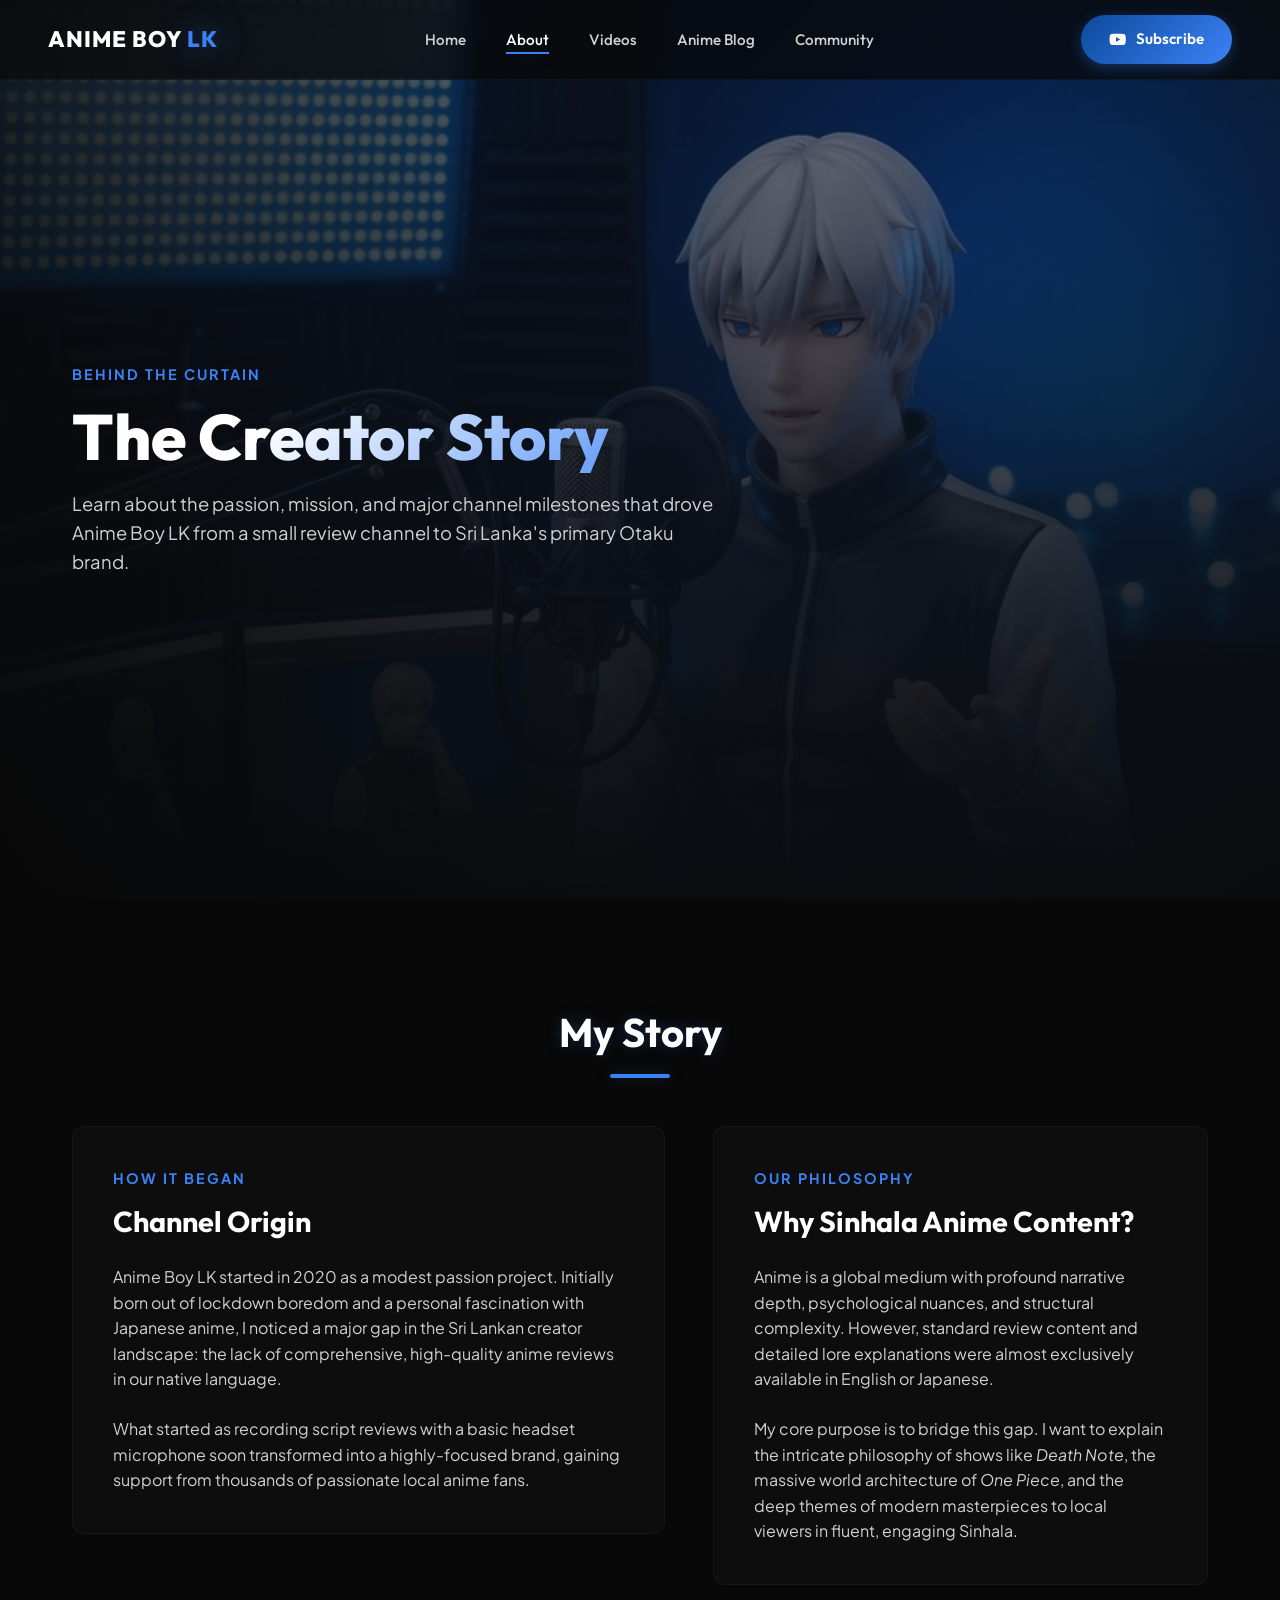
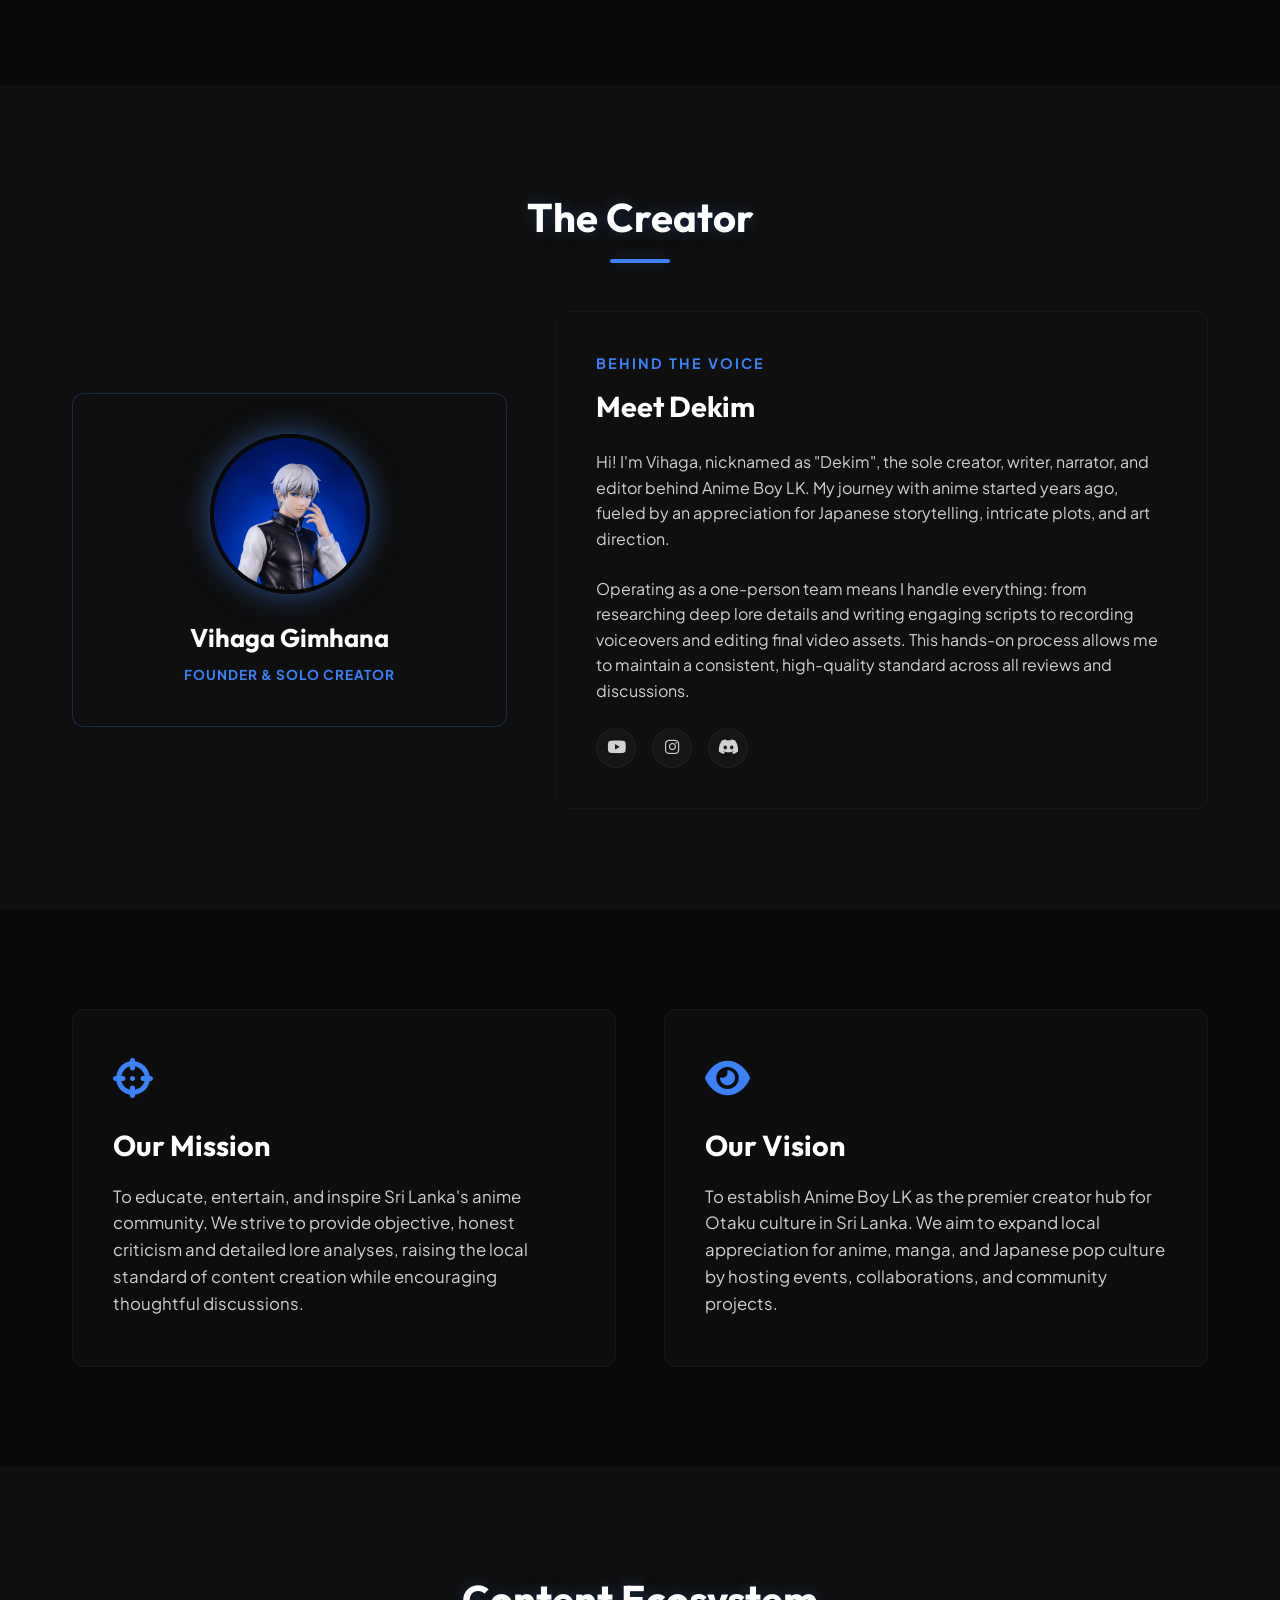
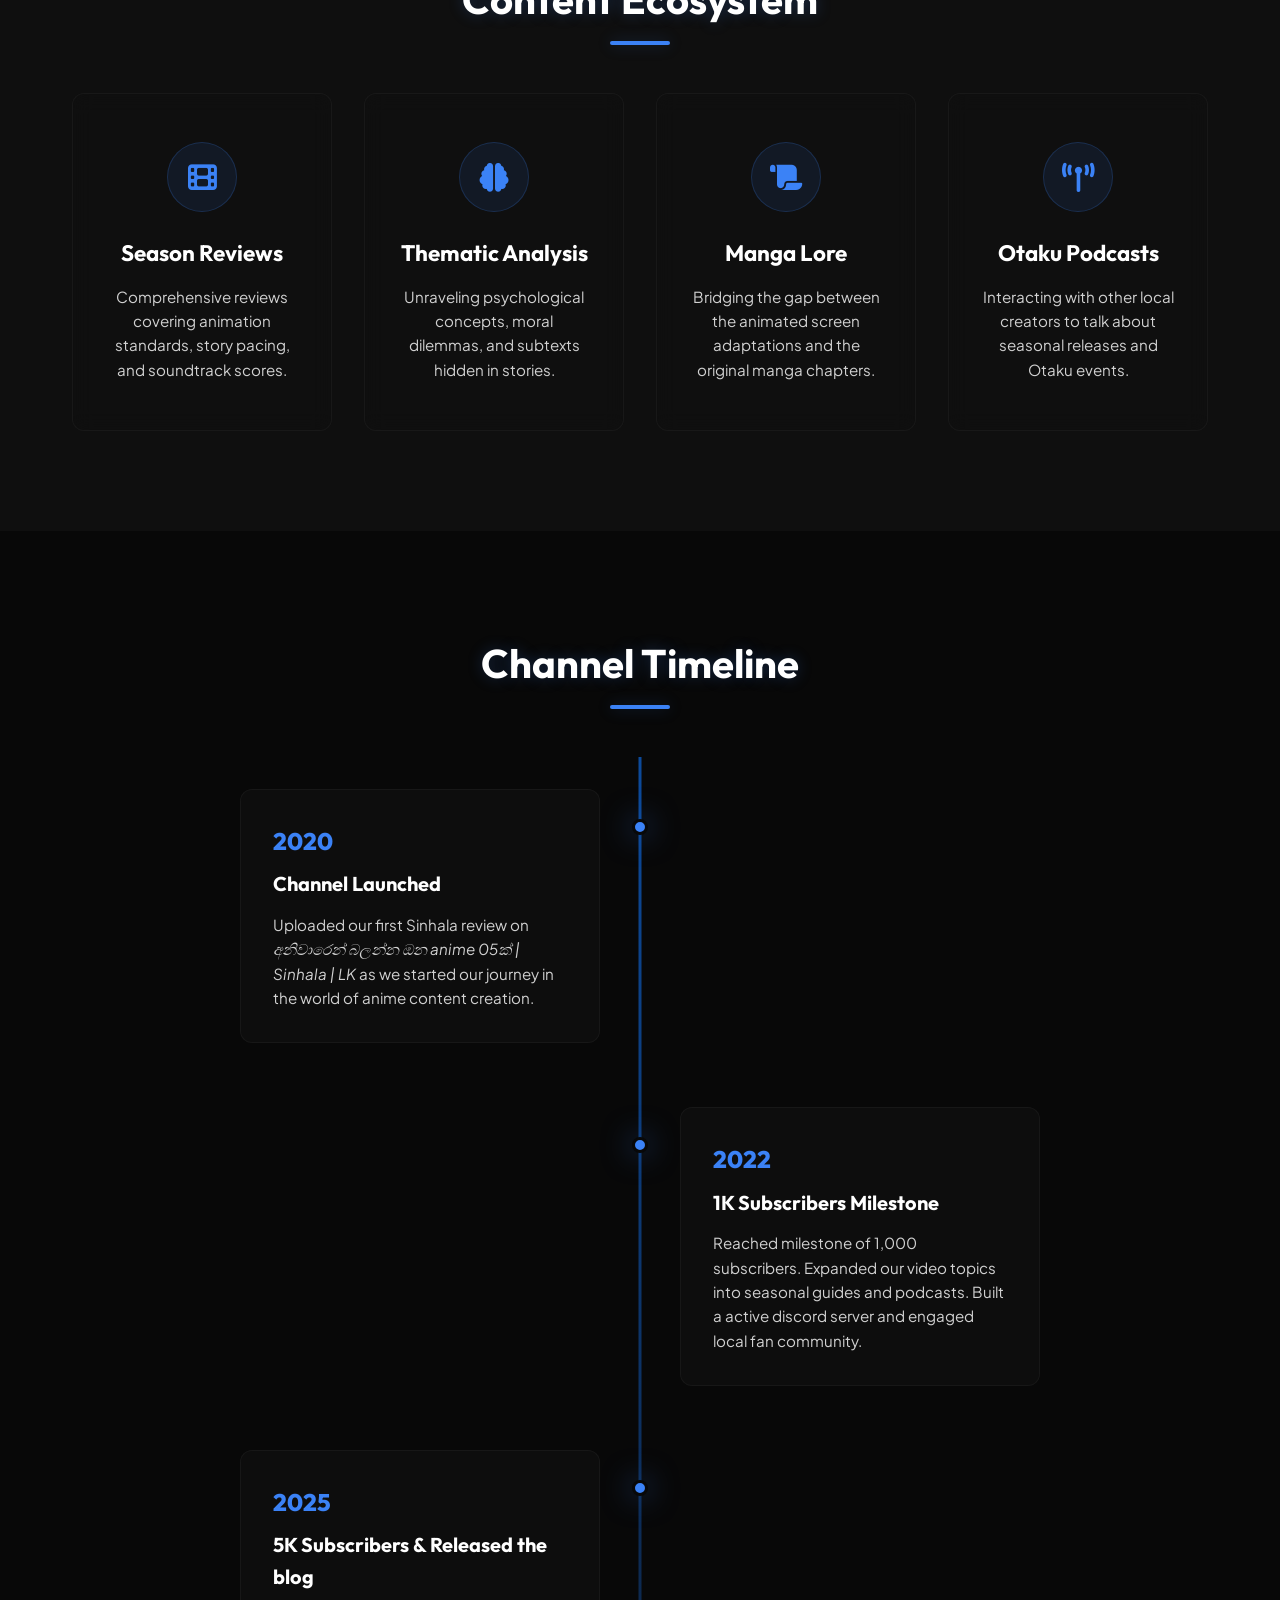
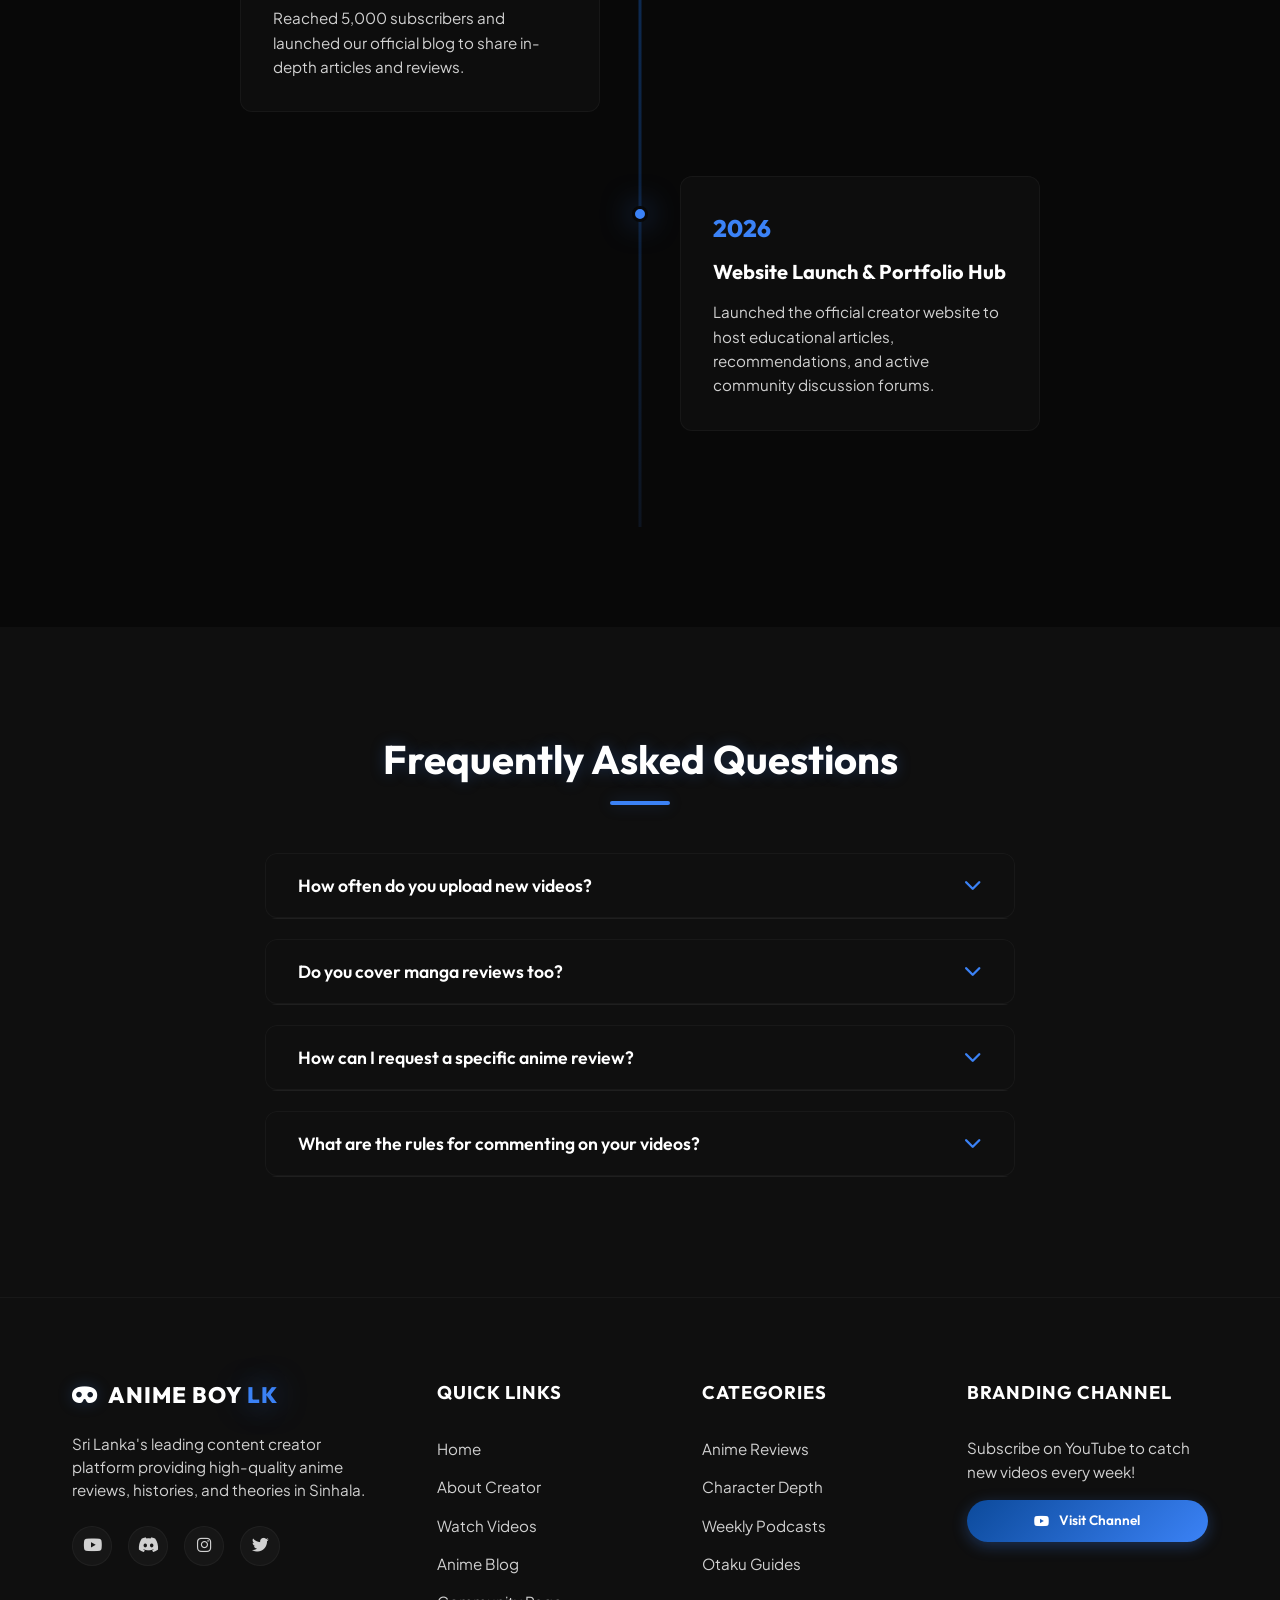
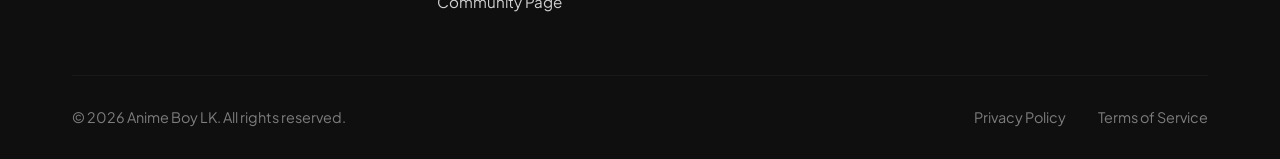
<file: about.html>
<!DOCTYPE html>
<html lang="en">
<head>
    <meta charset="UTF-8">
    <meta name="viewport" content="width=device-width, initial-scale=1.0">
    <title>About Creator | Anime Boy LK</title>
    <meta name="description" content="Discover the story, mission, milestones, and FAQs behind Anime Boy LK, Sri Lanka's leading Sinhala anime content creator.">
    
    <!-- Google Fonts & Stylesheets -->
    <link rel="stylesheet" href="css/style.css">
    
    <!-- FontAwesome Icons -->
    <link rel="stylesheet" href="https://cdnjs.cloudflare.com/ajax/libs/font-awesome/6.4.0/css/all.min.css">
</head>
<body>

    <!-- NAVIGATION BAR -->
    <nav id="main-nav">
        <a href="index.html" class="logo">
            <span>ANIME BOY <span class="logo-dot">LK</span></span>
        </a>
        
        <button class="menu-toggle" id="mobile-menu-btn" aria-label="Toggle Navigation Menu">
            <i class="fa-solid fa-bars"></i>
        </button>

        <ul class="nav-links">
            <li><a href="index.html">Home</a></li>
            <li><a href="about.html" class="active">About</a></li>
            <li><a href="videos.html">Videos</a></li>
            <li><a href="blog.html">Anime Blog</a></li>
            <li><a href="community.html">Community</a></li>
        </ul>

        <div class="nav-actions">
            <a href="https://www.youtube.com/@AnimeBoyLK" target="_blank" class="btn btn-primary btn-sm"><i class="fa-brands fa-youtube"></i> Subscribe</a>
        </div>
    </nav>

    <!-- HERO SECTION -->
    <section class="hero" id="about-hero" style="background-image: url('images/About-bg.jpg');">
        <div class="hero-overlay"></div>
        <div class="container">
            <div class="hero-content reveal">
                <span class="subtitle">Behind the Curtain</span>
                <h1 class="text-gradient">The Creator Story</h1>
                <p>Learn about the passion, mission, and major channel milestones that drove Anime Boy LK from a small review channel to Sri Lanka's primary Otaku brand.</p>
            </div>
        </div>
    </section>

    <!-- MY STORY SECTION -->
    <section class="section-padding" id="my-story">
        <div class="container">
            <h2 class="section-title center text-glow center-text">My Story</h2>
            <div class="featured-wrapper reveal" style="align-items: flex-start;">
                
                <div class="story-block glass-panel" style="padding: 2.5rem;">
                    <span class="subtitle">How It Began</span>
                    <h3 style="font-family: var(--font-headings); font-size: 1.8rem; margin: 0.5rem 0 1.25rem;">Channel Origin</h3>
                    <p style="color: var(--color-text-sub); font-size: 1rem; margin-bottom: 1.5rem;">
                        Anime Boy LK started in 2020 as a modest passion project. Initially born out of lockdown boredom and a personal fascination with Japanese anime, I noticed a major gap in the Sri Lankan creator landscape: the lack of comprehensive, high-quality anime reviews in our native language.
                    </p>
                    <p style="color: var(--color-text-sub); font-size: 1rem;">
                        What started as recording script reviews with a basic headset microphone soon transformed into a highly-focused brand, gaining support from thousands of passionate local anime fans.
                    </p>
                </div>

                <div class="story-block glass-panel" style="padding: 2.5rem;">
                    <span class="subtitle">Our Philosophy</span>
                    <h3 style="font-family: var(--font-headings); font-size: 1.8rem; margin: 0.5rem 0 1.25rem;">Why Sinhala Anime Content?</h3>
                    <p style="color: var(--color-text-sub); font-size: 1rem; margin-bottom: 1.5rem;">
                        Anime is a global medium with profound narrative depth, psychological nuances, and structural complexity. However, standard review content and detailed lore explanations were almost exclusively available in English or Japanese.
                    </p>
                    <p style="color: var(--color-text-sub); font-size: 1rem;">
                        My core purpose is to bridge this gap. I want to explain the intricate philosophy of shows like <em>Death Note</em>, the massive world architecture of <em>One Piece</em>, and the deep themes of modern masterpieces to local viewers in fluent, engaging Sinhala.
                    </p>
                </div>

            </div>
        </div>
    </section>

    <!-- THE CREATOR SECTION -->
    <section class="section-padding" id="the-creator" style="background-color: var(--bg-secondary);">
        <div class="container">
            <h2 class="section-title center text-glow center-text">The Creator</h2>
            <div class="featured-wrapper reveal creator-grid">
                <div class="creator-card-container glass-panel" style="padding: 2.5rem 2rem; text-align: center; border: 1px solid var(--glass-border-hover);">
                    <img src="images/The-Creater.png" alt="Vihaga Gimhana" class="creator-avatar" style="width: 160px; height: 160px; border-radius: 50%; background: linear-gradient(135deg, var(--color-primary) 0%, var(--color-accent) 100%); margin: 0 auto 1.5rem; display: flex; align-items: center; justify-content: center; box-shadow: var(--red-glow-strong); border: 4px solid var(--bg-primary);">
                    <!-- <div class="creator-avatar" style="width: 160px; height: 160px; border-radius: 50%; background: linear-gradient(135deg, var(--color-primary) 0%, var(--color-accent) 100%); margin: 0 auto 1.5rem; display: flex; align-items: center; justify-content: center; box-shadow: var(--red-glow-strong); border: 4px solid var(--bg-primary);">
                        <i class="fa-solid fa-user-ninja" style="font-size: 4.5rem; color: #fff;"></i>
                    </div> -->
                    <h3 style="font-family: var(--font-headings); font-size: 1.6rem; margin-bottom: 0.3rem;">Vihaga Gimhana</h3>
                    <p style="color: var(--color-accent); font-weight: 700; font-size: 0.85rem; text-transform: uppercase; letter-spacing: 1px;">Founder & Solo Creator</p>
                </div>
                <div class="creator-bio glass-panel" style="padding: 2.5rem;">
                    <span class="subtitle">Behind the Voice</span>
                    <h3 style="font-family: var(--font-headings); font-size: 1.8rem; margin: 0.5rem 0 1.25rem;">Meet Dekim</h3>
                    <p style="color: var(--color-text-sub); font-size: 1rem; margin-bottom: 1.5rem;">
                        Hi! I'm Vihaga, nicknamed as "Dekim", the sole creator, writer, narrator, and editor behind Anime Boy LK. My journey with anime started years ago, fueled by an appreciation for Japanese storytelling, intricate plots, and art direction.
                    </p>
                    <p style="color: var(--color-text-sub); font-size: 1rem; margin-bottom: 1.5rem;">
                        Operating as a one-person team means I handle everything: from researching deep lore details and writing engaging scripts to recording voiceovers and editing final video assets. This hands-on process allows me to maintain a consistent, high-quality standard across all reviews and discussions.
                    </p>
                    <div class="social-icons">
                        <a href="https://youtube.com/@AnimeBoyLK" target="_blank" class="social-btn" aria-label="YouTube"><i class="fab fa-youtube"></i></a>
                        <a href="https://instagram.com/AnimeBoyLK" target="_blank" class="social-btn" aria-label="Instagram"><i class="fab fa-instagram"></i></a>
                        <a href="https://discord.gg/AnimeBoyLK" target="_blank" class="social-btn" aria-label="Discord"><i class="fab fa-discord"></i></a>
                    </div>
                </div>
            </div>
        </div>
    </section>

    <!-- MISSION & VISION SECTION -->
    <section class="section-padding" id="mission-vision">
        <div class="container">
            <div class="featured-wrapper reveal two-col-grid">
                <div class="glass-panel" style="padding: 3rem 2.5rem;">
                    <i class="fa-solid fa-crosshairs" style="font-size: 2.5rem; color: var(--color-accent); margin-bottom: 1.5rem;"></i>
                    <h3 style="font-family: var(--font-headings); font-size: 1.8rem; margin-bottom: 1rem;">Our Mission</h3>
                    <p style="color: var(--color-text-sub); font-size: 1.05rem;">
                        To educate, entertain, and inspire Sri Lanka's anime community. We strive to provide objective, honest criticism and detailed lore analyses, raising the local standard of content creation while encouraging thoughtful discussions.
                    </p>
                </div>
                <div class="glass-panel" style="padding: 3rem 2.5rem;">
                    <i class="fa-solid fa-eye" style="font-size: 2.5rem; color: var(--color-accent); margin-bottom: 1.5rem;"></i>
                    <h3 style="font-family: var(--font-headings); font-size: 1.8rem; margin-bottom: 1rem;">Our Vision</h3>
                    <p style="color: var(--color-text-sub); font-size: 1.05rem;">
                        To establish Anime Boy LK as the premier creator hub for Otaku culture in Sri Lanka. We aim to expand local appreciation for anime, manga, and Japanese pop culture by hosting events, collaborations, and community projects.
                    </p>
                </div>
            </div>
        </div>
    </section>

    <!-- CONTENT CATEGORIES -->
    <section class="section-padding" id="categories-about" style="background-color: var(--bg-secondary);">
        <div class="container">
            <h2 class="section-title center text-glow center-text">Content Ecosystem</h2>
            <div class="categories-grid">
                
                <div class="category-card glass-panel reveal">
                    <div class="category-icon"><i class="fa-solid fa-film"></i></div>
                    <h3>Season Reviews</h3>
                    <p>Comprehensive reviews covering animation standards, story pacing, and soundtrack scores.</p>
                </div>

                <div class="category-card glass-panel reveal">
                    <div class="category-icon"><i class="fa-solid fa-brain"></i></div>
                    <h3>Thematic Analysis</h3>
                    <p>Unraveling psychological concepts, moral dilemmas, and subtexts hidden in stories.</p>
                </div>

                <div class="category-card glass-panel reveal">
                    <div class="category-icon"><i class="fa-solid fa-scroll"></i></div>
                    <h3>Manga Lore</h3>
                    <p>Bridging the gap between the animated screen adaptations and the original manga chapters.</p>
                </div>

                <div class="category-card glass-panel reveal">
                    <div class="category-icon"><i class="fa-solid fa-tower-broadcast"></i></div>
                    <h3>Otaku Podcasts</h3>
                    <p>Interacting with other local creators to talk about seasonal releases and Otaku events.</p>
                </div>

            </div>
        </div>
    </section>

    <!-- CHANNEL TIMELINE -->
    <section class="section-padding" id="channel-timeline">
        <div class="container">
            <h2 class="section-title center text-glow center-text">Channel Timeline</h2>
            
            <div class="timeline-container reveal">
                <div class="timeline-line"></div>
                
                <div class="timeline-item">
                    <div class="timeline-dot"></div>
                    <div class="timeline-card glass-panel">
                        <span class="timeline-year">2020</span>
                        <h3>Channel Launched</h3>
                        <p>Uploaded our first Sinhala review on <em>අනිවාරෙන් බලන්න ඔන anime 05ක් | Sinhala | LK</em> as we started our journey in the world of anime content creation.</p>
                    </div>
                </div>

                <div class="timeline-item">
                    <div class="timeline-dot"></div>
                    <div class="timeline-card glass-panel">
                        <span class="timeline-year">2022</span>
                        <h3>1K Subscribers Milestone</h3>
                        <p>Reached milestone of 1,000 subscribers. Expanded our video topics into seasonal guides and podcasts. Built a active discord server and engaged local fan community.</p>
                    </div>
                </div>

                <div class="timeline-item">
                    <div class="timeline-dot"></div>
                    <div class="timeline-card glass-panel">
                        <span class="timeline-year">2025</span>
                        <h3>5K Subscribers & Released the blog</h3>
                        <p>Reached 5,000 subscribers and launched our official blog to share in-depth articles and reviews.</p>
                    </div>
                </div>

                <div class="timeline-item">
                    <div class="timeline-dot"></div>
                    <div class="timeline-card glass-panel">
                        <span class="timeline-year">2026</span>
                        <h3>Website Launch & Portfolio Hub</h3>
                        <p>Launched the official creator website to host educational articles, recommendations, and active community discussion forums.</p>
                    </div>
                </div>

            </div>
        </div>
    </section>

    <!-- FAQ SECTION (Accordion) -->
    <section class="section-padding" id="faq-section" style="background-color: var(--bg-secondary);">
        <div class="container">
            <h2 class="section-title center text-glow center-text">Frequently Asked Questions</h2>
            
            <div class="faq-accordion reveal">
                
                <div class="accordion-item">
                    <button class="accordion-header" aria-expanded="false">
                        How often do you upload new videos?
                        <i class="fa-solid fa-chevron-down"></i>
                    </button>
                    <div class="accordion-content">
                        <p>We typically upload 1-2 videos per week. Mostly 1 video per week. We prioritize high-quality editing, research, and voice-overs over quick uploads, so some detailed character analyses might take slightly longer.</p>
                    </div>
                </div>

                <div class="accordion-item">
                    <button class="accordion-header" aria-expanded="false">
                        Do you cover manga reviews too?
                        <i class="fa-solid fa-chevron-down"></i>
                    </button>
                    <div class="accordion-content">
                        <p>Yes, absolutely! We frequently compare anime adaptations with their original manga chapters, discussing deleted scenes, alternate panels, and lore updates.</p>
                    </div>
                </div>

                <div class="accordion-item">
                    <button class="accordion-header" aria-expanded="false">
                        How can I request a specific anime review?
                        <i class="fa-solid fa-chevron-down"></i>
                    </button>
                    <div class="accordion-content">
                        <p>You can suggest anime reviews and cast votes on upcoming video topics directly through the board on our Community page, or drop suggestions in our active whatsapp channels!</p>
                    </div>
                </div>

                <div class="accordion-item">
                    <button class="accordion-header" aria-expanded="false">
                        What are the rules for commenting on your videos?
                        <i class="fa-solid fa-chevron-down"></i>
                    </button>
                    <div class="accordion-content">
                        <p>Please be respectful and constructive in your comments. We do not tolerate hate speech, personal attacks, or spam. All comments are moderated to ensure a positive community environment.</p>
                    </div>
                </div>

            </div>
        </div>
    </section>

    <!-- FOOTER -->
    <footer class="footer" id="global-footer">
        <div class="container">
            <div class="footer-top">
                <div class="footer-col footer-brand">
                    <a href="index.html" class="logo">
                        <i class="fas fa-mask logo-icon text-glow"></i>
                        <span>ANIME BOY <span class="logo-dot">LK</span></span>
                    </a>
                    <p class="footer-desc">
                        Sri Lanka's leading content creator platform providing high-quality anime reviews, histories, and theories in Sinhala.
                    </p>
                    <div class="social-icons">
                        <a href="https://youtube.com/@AnimeBoyLK" target="_blank" class="social-btn" aria-label="YouTube"><i class="fab fa-youtube"></i></a>
                        <a href="https://discord.gg/AnimeBoyLK" target="_blank" class="social-btn" aria-label="Discord"><i class="fab fa-discord"></i></a>
                        <a href="https://instagram.com/AnimeBoyLK" target="_blank" class="social-btn" aria-label="Instagram"><i class="fab fa-instagram"></i></a>
                        <a href="https://twitter.com/AnimeBoyLK" target="_blank" class="social-btn" aria-label="Twitter"><i class="fab fa-twitter"></i></a>
                    </div>
                </div>
                
                <div class="footer-col">
                    <h3>Quick Links</h3>
                    <ul class="footer-links">
                        <li><a href="index.html">Home</a></li>
                        <li><a href="about.html">About Creator</a></li>
                        <li><a href="videos.html">Watch Videos</a></li>
                        <li><a href="blog.html">Anime Blog</a></li>
                        <li><a href="community.html">Community Page</a></li>
                    </ul>
                </div>
                
                <div class="footer-col">
                    <h3>Categories</h3>
                    <ul class="footer-links">
                        <li><a href="videos.html?category=reviews">Anime Reviews</a></li>
                        <li><a href="videos.html?category=analysis">Character Depth</a></li>
                        <li><a href="videos.html?category=podcasts">Weekly Podcasts</a></li>
                        <li><a href="videos.html?category=guides">Otaku Guides</a></li>
                    </ul>
                </div>
                
                <div class="footer-col">
                    <h3>Branding Channel</h3>
                    <p style="color: var(--color-text-sub); font-size: 0.95rem; margin-bottom: 16px;">
                        Subscribe on YouTube to catch new videos every week!
                    </p>
                    <a href="https://www.youtube.com/@AnimeBoyLK" target="_blank" class="btn btn-primary" style="padding: 10px 20px; font-size: 0.85rem; width: 100%;">
                        <i class="fab fa-youtube"></i> Visit Channel
                    </a>
                </div>
            </div>
            
            <div class="footer-bottom">
                <p>&copy; 2026 Anime Boy LK. All rights reserved.</p>
                <div class="footer-bottom-links">
                    <a href="#">Privacy Policy</a>
                    <a href="#">Terms of Service</a>
                </div>
            </div>
        </div>
    </footer>

    <!-- Scripts -->
    <script src="js/main.js"></script>
</body>
</html>
</file>
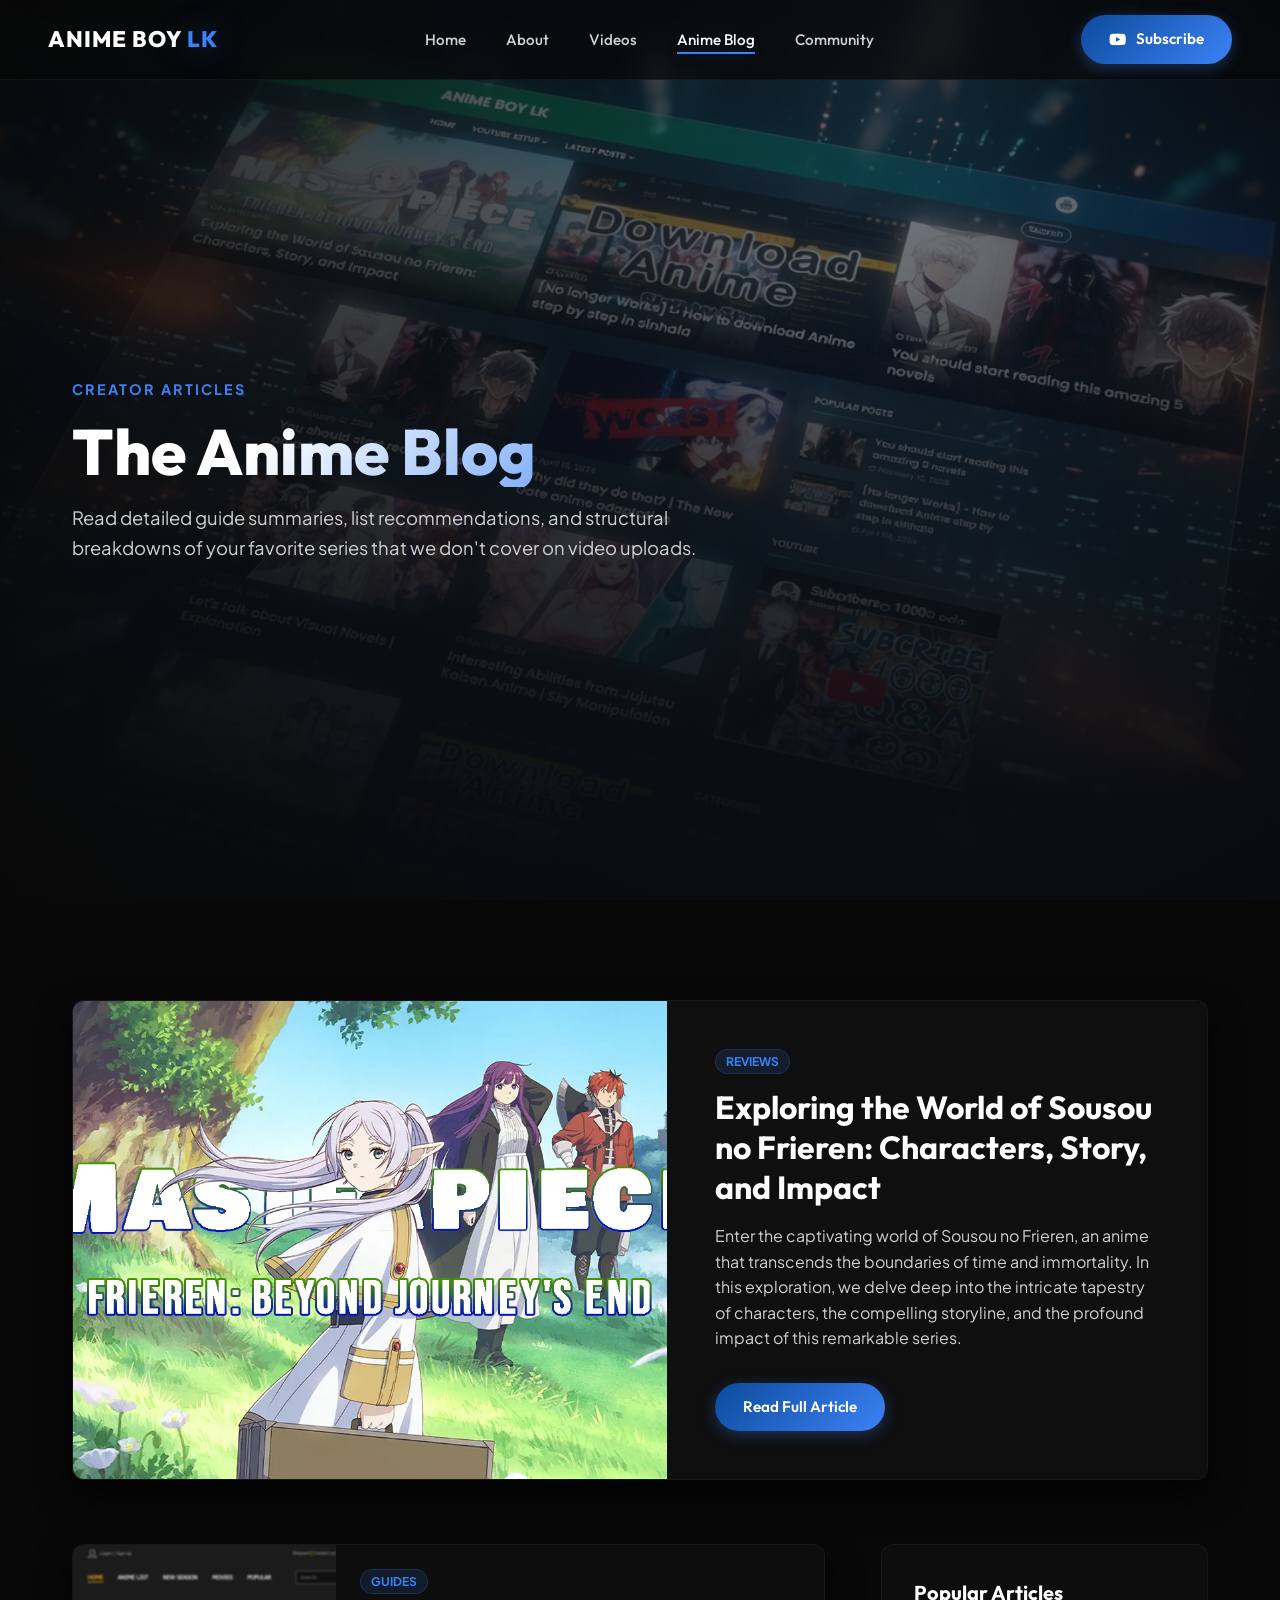
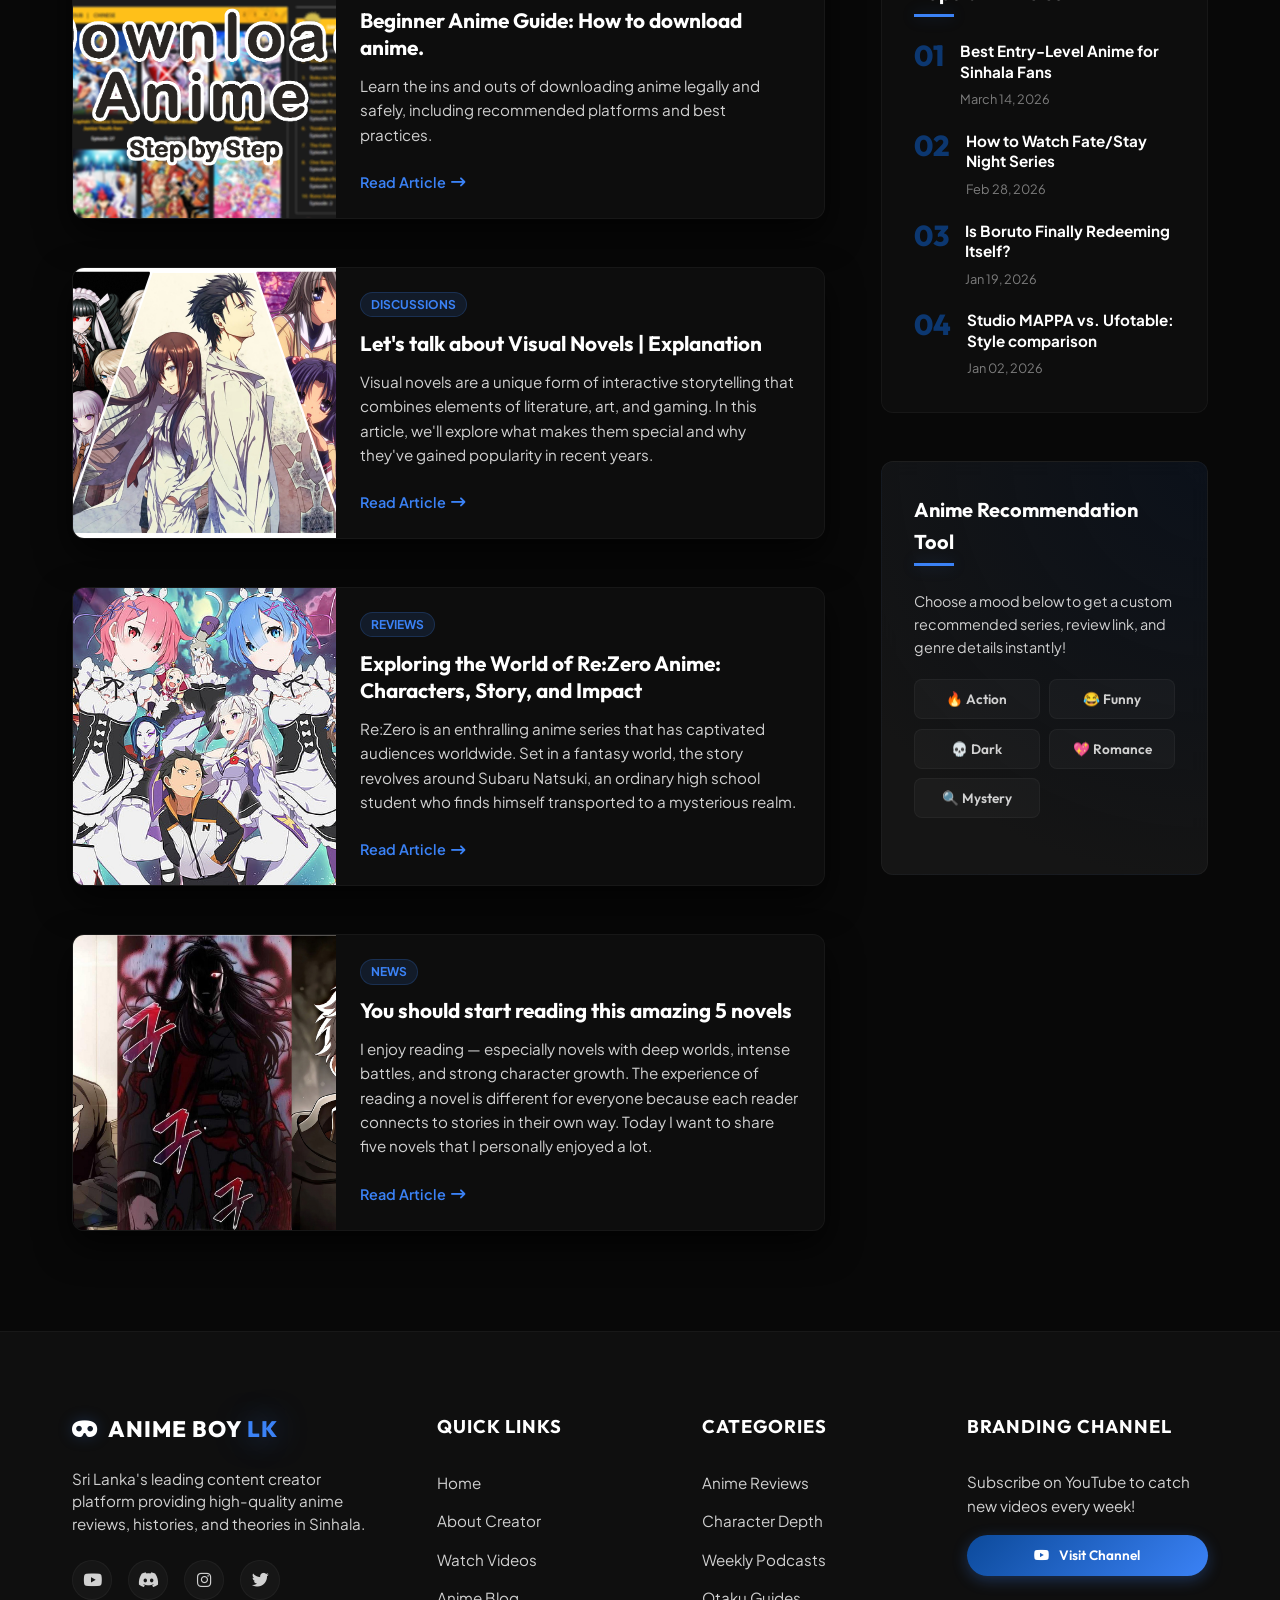
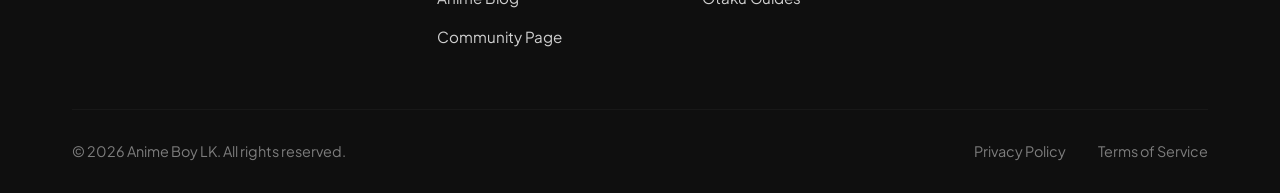
<file: blog.html>
<!DOCTYPE html>
<html lang="en">
<head>
    <meta charset="UTF-8">
    <meta name="viewport" content="width=device-width, initial-scale=1.0">
    <title>Anime Blog | Anime Boy LK</title>
    <meta name="description" content="Explore Anime Boy LK's educational articles, beginner roadmaps, and philosophical breakdowns of popular Japanese anime.">
    
    <!-- Google Fonts & Stylesheets -->
    <link rel="stylesheet" href="css/style.css">
    
    <!-- FontAwesome Icons -->
    <link rel="stylesheet" href="https://cdnjs.cloudflare.com/ajax/libs/font-awesome/6.4.0/css/all.min.css">
</head>
<body>

    <!-- NAVIGATION BAR -->
    <nav id="main-nav">
        <a href="index.html" class="logo">
            <span>ANIME BOY <span class="logo-dot">LK</span></span>
        </a>
        
        <button class="menu-toggle" id="mobile-menu-btn" aria-label="Toggle Navigation Menu">
            <i class="fa-solid fa-bars"></i>
        </button>

        <ul class="nav-links">
            <li><a href="index.html">Home</a></li>
            <li><a href="about.html">About</a></li>
            <li><a href="videos.html">Videos</a></li>
            <li><a href="blog.html" class="active">Anime Blog</a></li>
            <li><a href="community.html">Community</a></li>
        </ul>

        <div class="nav-actions">
            <a href="https://www.youtube.com/@AnimeBoyLK" target="_blank" class="btn btn-primary btn-sm"><i class="fa-brands fa-youtube"></i> Subscribe</a>
        </div>
    </nav>

    <!-- HERO SECTION -->
    <section class="hero" id="blog-hero" style="background-image: url('images/Blog-bg.jpg');">
        <div class="hero-overlay"></div>
        <div class="container">
            <div class="hero-content reveal">
                <span class="subtitle">Creator Articles</span>
                <h1 class="text-gradient">The Anime Blog</h1>
                <p>Read detailed guide summaries, list recommendations, and structural breakdowns of your favorite series that we don't cover on video uploads.</p>
            </div>
        </div>
    </section>

    <!-- MAIN BLOG AREA -->
    <section class="section-padding" id="blog-main">
        <div class="container">
            
            <!-- FEATURED ARTICLE BANNER -->
            <div class="featured-blog-banner glass-panel reveal">
                <img src="images/blogs-thumb/Blog-review-Frieren.jpg" alt="Featured Article Banner" class="featured-blog-img">
                <div class="featured-blog-body">
                    <span class="blog-tag">Reviews</span>
                    <h2>Exploring the World of Sousou no Frieren: Characters, Story, and Impact</h2>
                    <p>Enter the captivating world of Sousou no Frieren, an anime that transcends the boundaries of time and immortality. In this exploration, we delve deep into the intricate tapestry of characters, the compelling storyline, and the profound impact of this remarkable series.</p>
                    <a href="https://animeboylk.blogspot.com/2024/04/blog-post.html" class="btn btn-primary" style="align-self: flex-start;" target="_blank">Read Full Article</a>
                </div>
            </div>

            <!-- 2 COLUMN LAYOUT -->
            <div class="blog-layout">
                
                <!-- LEFT COLUMN: ARTICLE LIST -->
                <div class="blog-articles-list">
                    
                    <div class="home-blogs-grid" style="grid-template-columns: 1fr; gap: 3rem;">
                        
                        <!-- Blog 1 -->
                        <div class="blog-card glass-panel reveal" style="flex-direction: row; align-items: stretch; min-height: 250px;">
                            <div class="blog-img-container" style="width: 35%; height: auto; min-height: 100%;">
                                <img src="images/blogs-thumb/Blog-guide-download.jpg" alt="Beginner Anime Guide" class="blog-img" style="height: 100%;">
                            </div>
                            <div class="blog-card-content" style="width: 65%;">
                                <span class="blog-tag">Guides</span>
                                <h3>Beginner Anime Guide: How to download anime.</h3>
                                <p>Learn the ins and outs of downloading anime legally and safely, including recommended platforms and best practices.</p>
                                <a href="https://animeboylk.blogspot.com/2024/04/how-to-download-anime-step-by-step.html" class="blog-readmore" style="margin-top: auto;" target="_blank">Read Article <i class="fa-solid fa-arrow-right-long"></i></a>
                            </div>
                        </div>

                        <!-- Blog 2 -->
                        <div class="blog-card glass-panel reveal" style="flex-direction: row; align-items: stretch; min-height: 250px;">
                            <div class="blog-img-container" style="width: 35%; height: auto; min-height: 100%;">
                                <img src="images/blogs-thumb/Blog-discuss-visual-novels.jpg" alt="Animation analysis" class="blog-img" style="height: 100%;">
                            </div>
                            <div class="blog-card-content" style="width: 65%;">
                                <span class="blog-tag">Discussions</span>
                                <h3>Let's talk about Visual Novels | Explanation</h3>
                                <p>Visual novels are a unique form of interactive storytelling that combines elements of literature, art, and gaming. In this article, we'll explore what makes them special and why they've gained popularity in recent years.</p>
                                <a href="https://animeboylk.blogspot.com/2024/04/lets-talk-about-visual-novels.html" class="blog-readmore" style="margin-top: auto;" target="_blank">Read Article <i class="fa-solid fa-arrow-right-long"></i></a>
                            </div>
                        </div>

                        <!-- Blog 3 -->
                        <div class="blog-card glass-panel reveal" style="flex-direction: row; align-items: stretch; min-height: 250px;">
                            <div class="blog-img-container" style="width: 35%; height: auto; min-height: 100%;">
                                <img src="images/blogs-thumb/Blog-review-re_zero.jpg" alt="Psychological Anime" class="blog-img" style="height: 100%;">
                            </div>
                            <div class="blog-card-content" style="width: 65%;">
                                <span class="blog-tag">Reviews</span>
                                <h3>Exploring the World of Re:Zero Anime: Characters, Story, and Impact</h3>
                                <p>Re:Zero is an enthralling anime series that has captivated audiences worldwide. Set in a fantasy world, the story revolves around Subaru Natsuki, an ordinary high school student who finds himself transported to a mysterious realm.</p>
                                <a href="#" class="blog-readmore" style="margin-top: auto;">Read Article <i class="fa-solid fa-arrow-right-long"></i></a>
                            </div>
                        </div>

                        <!-- Blog 4 -->
                        <div class="blog-card glass-panel reveal" style="flex-direction: row; align-items: stretch; min-height: 250px;">
                            <div class="blog-img-container" style="width: 35%; height: auto; min-height: 100%;">
                                <img src="images/blogs-thumb/Blog-news-read-novels.jpg" alt="Shonen Rules" class="blog-img" style="height: 100%;">
                            </div>
                            <div class="blog-card-content" style="width: 65%;">
                                <span class="blog-tag">News</span>
                                <h3>You should start reading this amazing 5 novels</h3>
                                <p>I enjoy reading — especially novels with deep worlds, intense battles, and strong character growth. The experience of reading a novel is different for everyone because each reader connects to stories in their own way. Today I want to share five novels that I personally enjoyed a lot.</p>
                                <a href="#" class="blog-readmore" style="margin-top: auto;">Read Article <i class="fa-solid fa-arrow-right-long"></i></a>
                            </div>
                        </div>

                    </div>
                </div>

                <!-- RIGHT COLUMN: SIDEBAR -->
                <aside class="blog-sidebar">
                    
                    <!-- Popular Articles -->
                    <div class="sidebar-widget glass-panel reveal">
                        <h3 class="widget-title">Popular Articles</h3>
                        <ul class="popular-reads-list">
                            
                            <li class="popular-read-item">
                                <span class="popular-read-number">01</span>
                                <div class="popular-read-content">
                                    <h4><a href="#">Best Entry-Level Anime for Sinhala Fans</a></h4>
                                    <span class="popular-read-date">March 14, 2026</span>
                                </div>
                            </li>

                            <li class="popular-read-item">
                                <span class="popular-read-number">02</span>
                                <div class="popular-read-content">
                                    <h4><a href="#">How to Watch Fate/Stay Night Series</a></h4>
                                    <span class="popular-read-date">Feb 28, 2026</span>
                                </div>
                            </li>

                            <li class="popular-read-item">
                                <span class="popular-read-number">03</span>
                                <div class="popular-read-content">
                                    <h4><a href="#">Is Boruto Finally Redeeming Itself?</a></h4>
                                    <span class="popular-read-date">Jan 19, 2026</span>
                                </div>
                            </li>

                            <li class="popular-read-item">
                                <span class="popular-read-number">04</span>
                                <div class="popular-read-content">
                                    <h4><a href="#">Studio MAPPA vs. Ufotable: Style comparison</a></h4>
                                    <span class="popular-read-date">Jan 02, 2026</span>
                                </div>
                            </li>

                        </ul>
                    </div>

                    <!-- Anime Recommendation Tool -->
                    <div class="sidebar-widget glass-panel recommend-widget reveal">
                        <h3 class="widget-title">Anime Recommendation Tool</h3>
                        <p style="font-size: 0.9rem; color: var(--color-text-sub); margin-bottom: 1.25rem;">Choose a mood below to get a custom recommended series, review link, and genre details instantly!</p>
                        
                        <div class="mood-selector">
                            <button class="mood-btn" data-mood="action">🔥 Action</button>
                            <button class="mood-btn" data-mood="funny">😂 Funny</button>
                            <button class="mood-btn" data-mood="dark">💀 Dark</button>
                            <button class="mood-btn" data-mood="romance">💖 Romance</button>
                            <button class="mood-btn" data-mood="mystery">🔍 Mystery</button>
                        </div>

                        <!-- Results container (Dynamically toggled by JS) -->
                        <div class="recommend-result" id="recommend-result">
                            <!-- Dynamic content injected here -->
                        </div>
                    </div>

                </aside>

            </div>
        </div>
    </section>

    <!-- FOOTER -->
    <footer class="footer" id="global-footer">
        <div class="container">
            <div class="footer-top">
                <div class="footer-col footer-brand">
                    <a href="index.html" class="logo">
                        <i class="fas fa-mask logo-icon text-glow"></i>
                        <span>ANIME BOY <span class="logo-dot">LK</span></span>
                    </a>
                    <p class="footer-desc">
                        Sri Lanka's leading content creator platform providing high-quality anime reviews, histories, and theories in Sinhala.
                    </p>
                    <div class="social-icons">
                        <a href="https://youtube.com/@AnimeBoyLK" target="_blank" class="social-btn" aria-label="YouTube"><i class="fab fa-youtube"></i></a>
                        <a href="https://discord.gg/AnimeBoyLK" target="_blank" class="social-btn" aria-label="Discord"><i class="fab fa-discord"></i></a>
                        <a href="https://instagram.com/AnimeBoyLK" target="_blank" class="social-btn" aria-label="Instagram"><i class="fab fa-instagram"></i></a>
                        <a href="https://twitter.com/AnimeBoyLK" target="_blank" class="social-btn" aria-label="Twitter"><i class="fab fa-twitter"></i></a>
                    </div>
                </div>
                
                <div class="footer-col">
                    <h3>Quick Links</h3>
                    <ul class="footer-links">
                        <li><a href="index.html">Home</a></li>
                        <li><a href="about.html">About Creator</a></li>
                        <li><a href="videos.html">Watch Videos</a></li>
                        <li><a href="blog.html">Anime Blog</a></li>
                        <li><a href="community.html">Community Page</a></li>
                    </ul>
                </div>
                
                <div class="footer-col">
                    <h3>Categories</h3>
                    <ul class="footer-links">
                        <li><a href="videos.html?category=reviews">Anime Reviews</a></li>
                        <li><a href="videos.html?category=analysis">Character Depth</a></li>
                        <li><a href="videos.html?category=podcasts">Weekly Podcasts</a></li>
                        <li><a href="videos.html?category=guides">Otaku Guides</a></li>
                    </ul>
                </div>
                
                <div class="footer-col">
                    <h3>Branding Channel</h3>
                    <p style="color: var(--color-text-sub); font-size: 0.95rem; margin-bottom: 16px;">
                        Subscribe on YouTube to catch new videos every week!
                    </p>
                    <a href="https://www.youtube.com/@AnimeBoyLK" target="_blank" class="btn btn-primary" style="padding: 10px 20px; font-size: 0.85rem; width: 100%;">
                        <i class="fab fa-youtube"></i> Visit Channel
                    </a>
                </div>
            </div>
            
            <div class="footer-bottom">
                <p>&copy; 2026 Anime Boy LK. All rights reserved.</p>
                <div class="footer-bottom-links">
                    <a href="#">Privacy Policy</a>
                    <a href="#">Terms of Service</a>
                </div>
            </div>
        </div>
    </footer>

    <!-- Scripts -->
    <script src="js/main.js"></script>
</body>
</html>
</file>
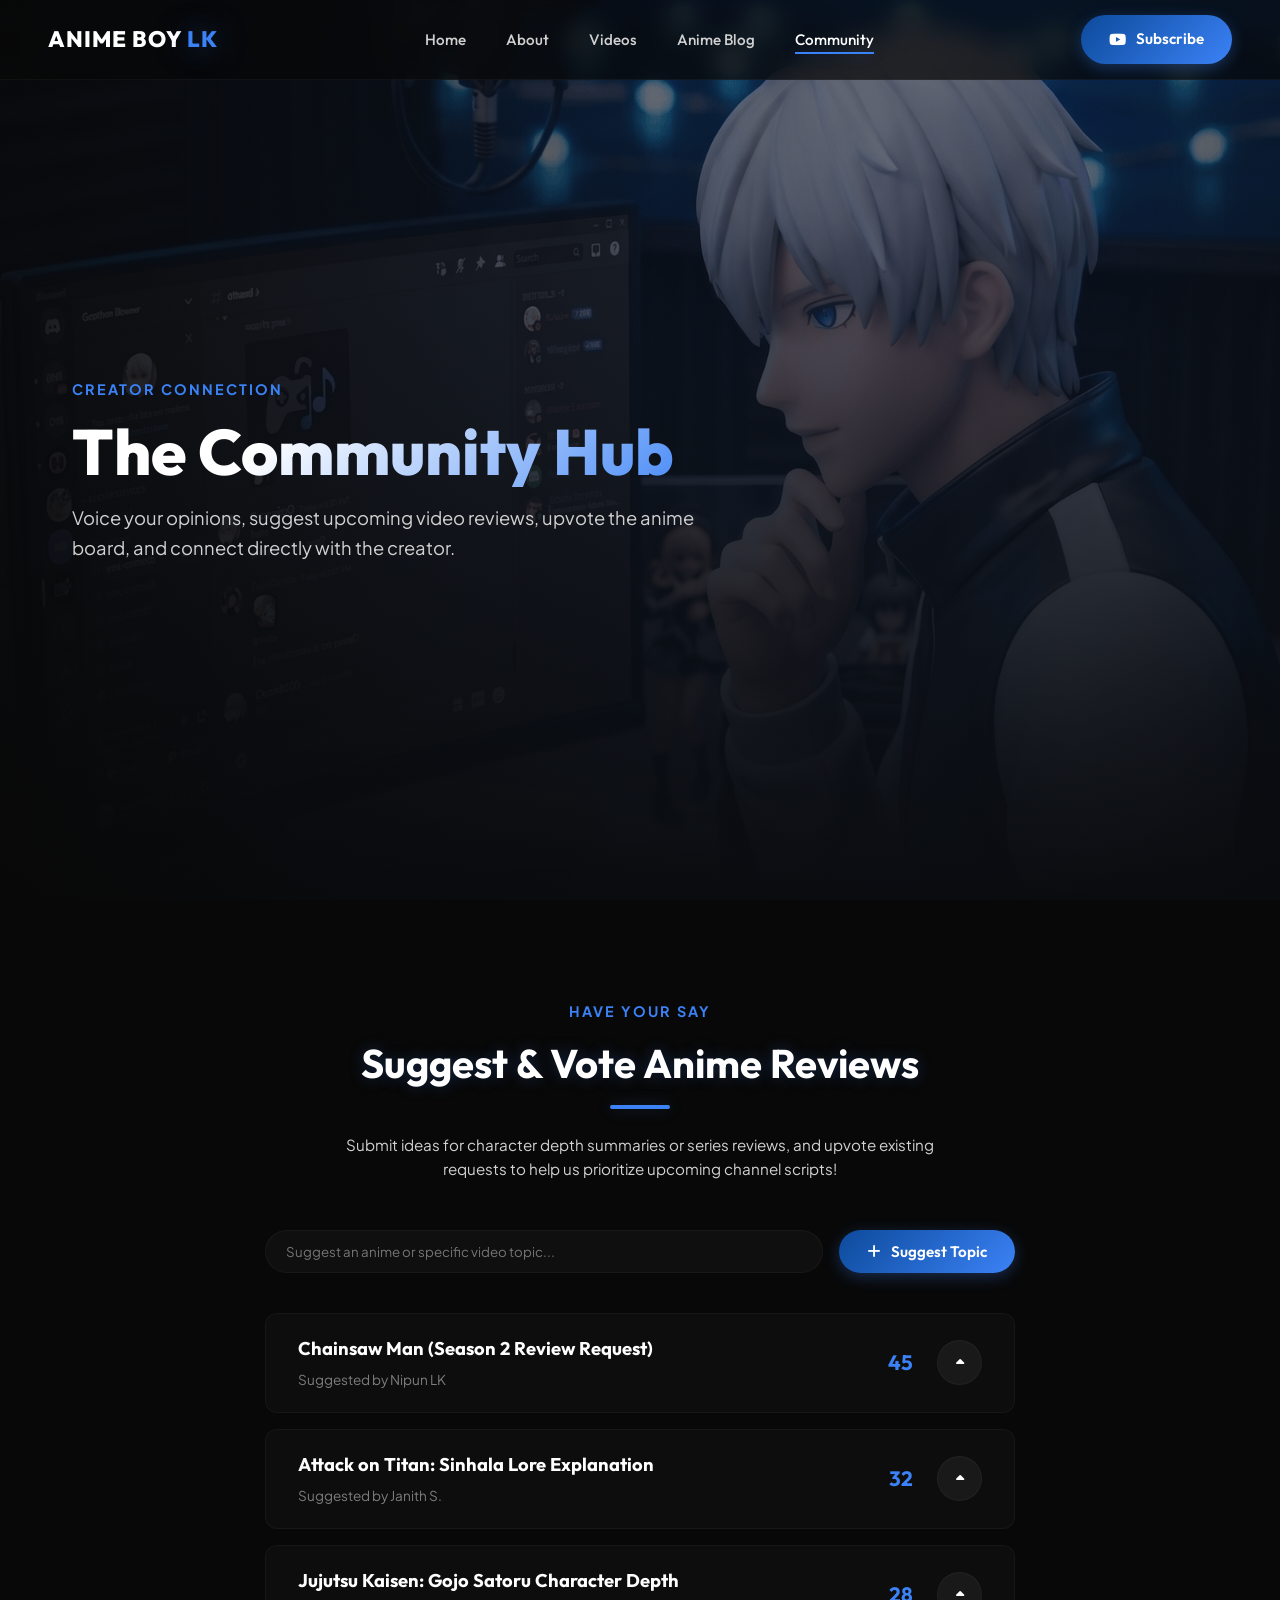
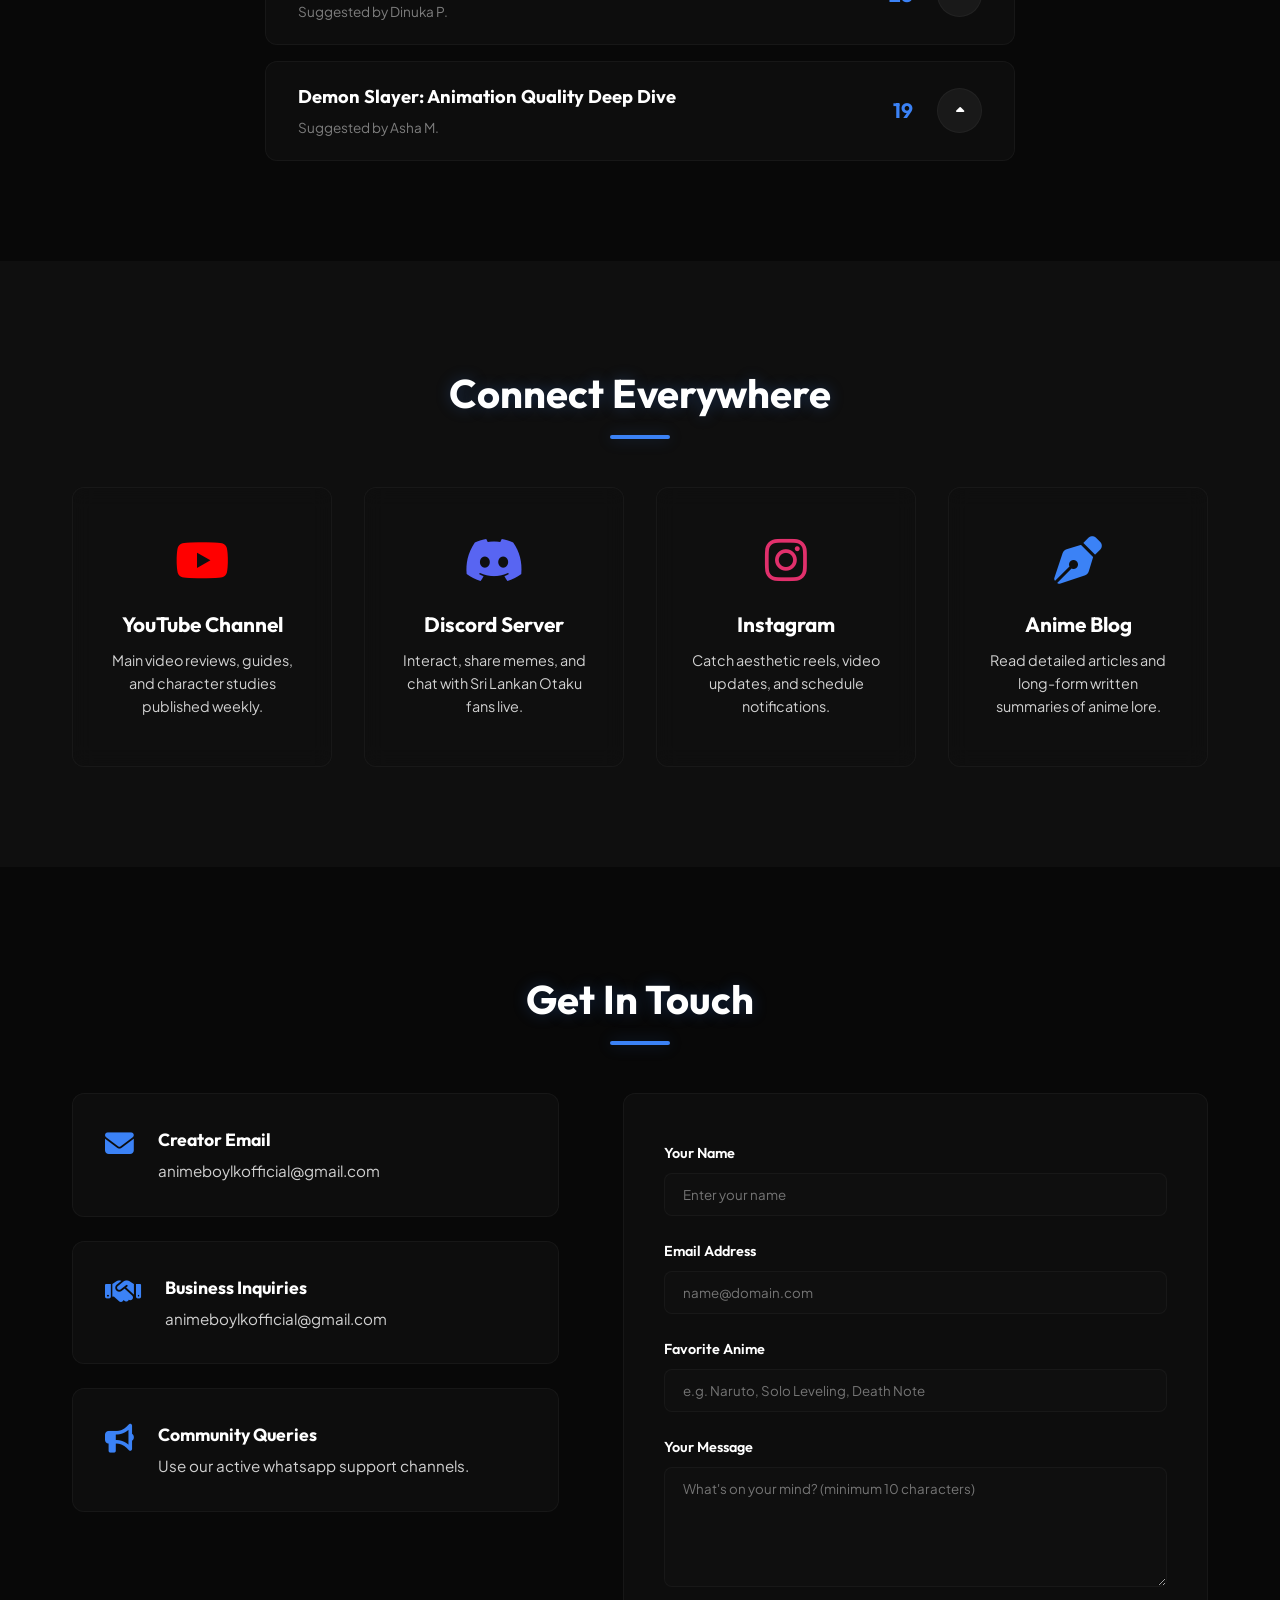
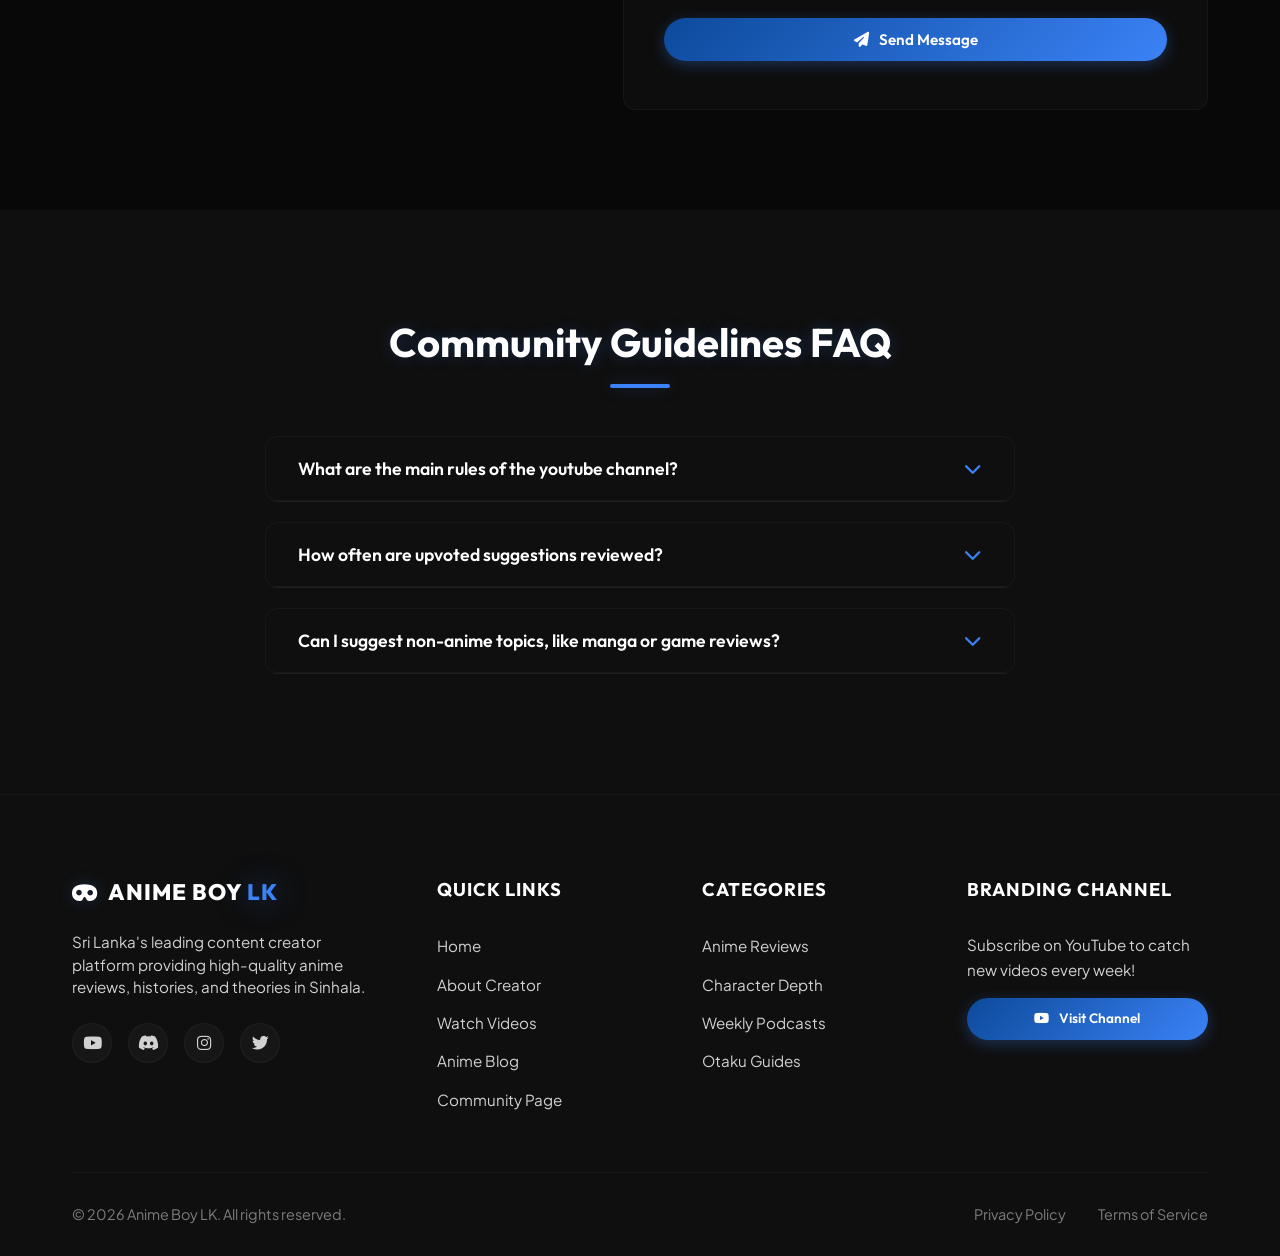
<file: community.html>
<!DOCTYPE html>
<html lang="en">
<head>
    <meta charset="UTF-8">
    <meta name="viewport" content="width=device-width, initial-scale=1.0">
    <title>Community Hub | Anime Boy LK</title>
    <meta name="description" content="Engage with Sri Lanka's Otaku community. Suggest review topics, cast upvotes on project priorities, and get in touch with the creator.">
    
    <!-- Google Fonts & Stylesheets -->
    <link rel="stylesheet" href="css/style.css">
    
    <!-- FontAwesome Icons -->
    <link rel="stylesheet" href="https://cdnjs.cloudflare.com/ajax/libs/font-awesome/6.4.0/css/all.min.css">
</head>
<body>

    <!-- NAVIGATION BAR -->
    <nav id="main-nav">
        <a href="index.html" class="logo">
            <span>ANIME BOY <span class="logo-dot">LK</span></span>
        </a>
        
        <button class="menu-toggle" id="mobile-menu-btn" aria-label="Toggle Navigation Menu">
            <i class="fa-solid fa-bars"></i>
        </button>

        <ul class="nav-links">
            <li><a href="index.html">Home</a></li>
            <li><a href="about.html">About</a></li>
            <li><a href="videos.html">Videos</a></li>
            <li><a href="blog.html">Anime Blog</a></li>
            <li><a href="community.html" class="active">Community</a></li>
        </ul>

        <div class="nav-actions">
            <a href="https://www.youtube.com/@AnimeBoyLK" target="_blank" class="btn btn-primary btn-sm"><i class="fa-brands fa-youtube"></i> Subscribe</a>
        </div>
    </nav>

    <!-- HERO SECTION -->
    <section class="hero" id="community-hero" style="background-image: url('images/community-bg-.png');">
        <div class="hero-overlay"></div>
        <div class="container">
            <div class="hero-content reveal">
                <span class="subtitle">Creator Connection</span>
                <h1 class="text-gradient">The Community Hub</h1>
                <p>Voice your opinions, suggest upcoming video reviews, upvote the anime board, and connect directly with the creator.</p>
            </div>
        </div>
    </section>

    <!-- ANIME SUGGESTION & VOTING SYSTEM -->
    <section class="section-padding" id="voting-section">
        <div class="container">
            <span class="subtitle center-text">Have your say</span>
            <h2 class="section-title center text-glow center-text">Suggest & Vote Anime Reviews</h2>
            <p class="center-text" style="color: var(--color-text-sub); max-width: 600px; margin: -1.5rem auto 3rem; font-size: 0.95rem;">
                Submit ideas for character depth summaries or series reviews, and upvote existing requests to help us prioritize upcoming channel scripts!
            </p>

            <div class="voting-container">
                
                <!-- Suggest input form -->
                <form id="suggest-anime-form" class="suggest-box reveal">
                    <input type="text" id="new-anime-suggestion" class="suggest-input" placeholder="Suggest an anime or specific video topic..." aria-label="New Anime Suggestion">
                    <button type="submit" class="btn btn-primary"><i class="fa-solid fa-plus"></i> Suggest Topic</button>
                </form>

                <!-- Voting List Container -->
                <div class="voting-list" id="voting-list">
                    <!-- Dynamic vote items loaded via JS -->
                </div>

            </div>
        </div>
    </section>

    <!-- SOCIAL MEDIA TILES GRID -->
    <section class="section-padding" id="social-media-grid" style="background-color: var(--bg-secondary);">
        <div class="container">
            <h2 class="section-title center text-glow center-text">Connect Everywhere</h2>
            <div class="social-tiles-grid">
                
                <!-- YouTube -->
                <a href="https://youtube.com/@AnimeBoyLK" target="_blank" class="social-tile youtube glass-panel reveal">
                    <i class="fab fa-youtube"></i>
                    <h3>YouTube Channel</h3>
                    <p>Main video reviews, guides, and character studies published weekly.</p>
                </a>

                <!-- Discord -->
                <a href="https://discord.gg/AnimeBoyLK" target="_blank" class="social-tile discord glass-panel reveal">
                    <i class="fab fa-discord"></i>
                    <h3>Discord Server</h3>
                    <p>Interact, share memes, and chat with Sri Lankan Otaku fans live.</p>
                </a>

                <!-- Instagram -->
                <a href="https://instagram.com/AnimeBoyLK" target="_blank" class="social-tile instagram glass-panel reveal">
                    <i class="fab fa-instagram"></i>
                    <h3>Instagram</h3>
                    <p>Catch aesthetic reels, video updates, and schedule notifications.</p>
                </a>

                <!-- Blog -->
                <a href="blog.html" class="social-tile blog-tile glass-panel reveal">
                    <i class="fa-solid fa-pen-nib"></i>
                    <h3>Anime Blog</h3>
                    <p>Read detailed articles and long-form written summaries of anime lore.</p>
                </a>

            </div>
        </div>
    </section>

    <!-- CONTACT FORM & INFO -->
    <section class="section-padding" id="contact-section">
        <div class="container">
            <h2 class="section-title center text-glow center-text">Get In Touch</h2>
            
            <div class="contact-grid">
                
                <!-- Contact info cards -->
                <div class="contact-info-cards reveal">
                    <div class="contact-card-item glass-panel">
                        <i class="fa-solid fa-envelope"></i>
                        <div>
                            <h4>Creator Email</h4>
                            <p>animeboylkofficial@gmail.com
</p>
                        </div>
                    </div>

                    <div class="contact-card-item glass-panel">
                        <i class="fa-solid fa-handshake"></i>
                        <div>
                            <h4>Business Inquiries</h4>
                            <p>animeboylkofficial@gmail.com
</p>
                        </div>
                    </div>

                    <div class="contact-card-item glass-panel">
                        <i class="fa-solid fa-bullhorn"></i>
                        <div>
                            <h4>Community Queries</h4>
                            <p>Use our active whatsapp support channels.</p>
                        </div>
                    </div>
                </div>

                <!-- Contact Form -->
                <div class="contact-form-wrapper glass-panel reveal" style="padding: 3rem 2.5rem;">
                    <form id="creator-contact-form" novalidate>
                        
                        <div class="form-group">
                            <label for="contact-name">Your Name</label>
                            <input type="text" id="contact-name" class="form-control" placeholder="Enter your name">
                            <div class="form-error">Name is required.</div>
                        </div>

                        <div class="form-group">
                            <label for="contact-email">Email Address</label>
                            <input type="email" id="contact-email" class="form-control" placeholder="name@domain.com">
                            <div class="form-error">Please enter a valid email address.</div>
                        </div>

                        <div class="form-group">
                            <label for="contact-anime">Favorite Anime</label>
                            <input type="text" id="contact-anime" class="form-control" placeholder="e.g. Naruto, Solo Leveling, Death Note">
                            <div class="form-error">Favorite anime is required.</div>
                        </div>

                        <div class="form-group">
                            <label for="contact-message">Your Message</label>
                            <textarea id="contact-message" class="form-control" placeholder="What's on your mind? (minimum 10 characters)"></textarea>
                            <div class="form-error">Message must be at least 10 characters long.</div>
                        </div>

                        <button type="submit" class="btn btn-primary" style="width: 100%;">
                            <i class="fa-solid fa-paper-plane"></i> Send Message
                        </button>
                        
                        <!-- Success alert box -->
                        <div class="form-success-msg" id="contact-success-msg">
                            <i class="fa-solid fa-circle-check"></i> Thank you! Your message has been sent successfully. We will get back to you shortly.
                        </div>

                    </form>
                </div>

            </div>
        </div>
    </section>

    <!-- FAQ SECTION (Community specific) -->
    <section class="section-padding" id="community-faq" style="background-color: var(--bg-secondary);">
        <div class="container">
            <h2 class="section-title center text-glow center-text">Community Guidelines FAQ</h2>
            
            <div class="faq-accordion reveal">
                
                <div class="accordion-item">
                    <button class="accordion-header" aria-expanded="false">
                        What are the main rules of the youtube channel?
                        <i class="fa-solid fa-chevron-down"></i>
                    </button>
                    <div class="accordion-content">
                        <p>We maintain a friendly, family-focused atmosphere. Spoilers must be flagged using spoiler tags, cyberbullying or hate speech is strictly banned, and discussions must remain clean and respectful for all Otaku age groups.</p>
                    </div>
                </div>

                <div class="accordion-item">
                    <button class="accordion-header" aria-expanded="false">
                        How often are upvoted suggestions reviewed?
                        <i class="fa-solid fa-chevron-down"></i>
                    </button>
                    <div class="accordion-content">
                        <p>We check the voting lists every weekend before scripting new videos. High-ranking suggestions are prioritized for outline reviews, and the final script options are typically announced on Discord first.</p>
                    </div>
                </div>

                <div class="accordion-item">
                    <button class="accordion-header" aria-expanded="false">
                        Can I suggest non-anime topics, like manga or game reviews?
                        <i class="fa-solid fa-chevron-down"></i>
                    </button>
                    <div class="accordion-content">
                        <p>Absolutely! The suggestion form supports manga theories, video game analyses (if they have anime styles like Genshin Impact or Elden Ring), and general creator collaboration topics.</p>
                    </div>
                </div>

            </div>
        </div>
    </section>

    <!-- FOOTER -->
    <footer class="footer" id="global-footer">
        <div class="container">
            <div class="footer-top">
                <div class="footer-col footer-brand">
                    <a href="index.html" class="logo">
                        <i class="fas fa-mask logo-icon text-glow"></i>
                        <span>ANIME BOY <span class="logo-dot">LK</span></span>
                    </a>
                    <p class="footer-desc">
                        Sri Lanka's leading content creator platform providing high-quality anime reviews, histories, and theories in Sinhala.
                    </p>
                    <div class="social-icons">
                        <a href="https://youtube.com/@AnimeBoyLK" target="_blank" class="social-btn" aria-label="YouTube"><i class="fab fa-youtube"></i></a>
                        <a href="https://discord.gg/AnimeBoyLK" target="_blank" class="social-btn" aria-label="Discord"><i class="fab fa-discord"></i></a>
                        <a href="https://instagram.com/AnimeBoyLK" target="_blank" class="social-btn" aria-label="Instagram"><i class="fab fa-instagram"></i></a>
                        <a href="https://twitter.com/AnimeBoyLK" target="_blank" class="social-btn" aria-label="Twitter"><i class="fab fa-twitter"></i></a>
                    </div>
                </div>
                
                <div class="footer-col">
                    <h3>Quick Links</h3>
                    <ul class="footer-links">
                        <li><a href="index.html">Home</a></li>
                        <li><a href="about.html">About Creator</a></li>
                        <li><a href="videos.html">Watch Videos</a></li>
                        <li><a href="blog.html">Anime Blog</a></li>
                        <li><a href="community.html">Community Page</a></li>
                    </ul>
                </div>
                
                <div class="footer-col">
                    <h3>Categories</h3>
                    <ul class="footer-links">
                        <li><a href="videos.html?category=reviews">Anime Reviews</a></li>
                        <li><a href="videos.html?category=analysis">Character Depth</a></li>
                        <li><a href="videos.html?category=podcasts">Weekly Podcasts</a></li>
                        <li><a href="videos.html?category=guides">Otaku Guides</a></li>
                    </ul>
                </div>
                
                <div class="footer-col">
                    <h3>Branding Channel</h3>
                    <p style="color: var(--color-text-sub); font-size: 0.95rem; margin-bottom: 16px;">
                        Subscribe on YouTube to catch new videos every week!
                    </p>
                    <a href="https://www.youtube.com/@AnimeBoyLK" target="_blank" class="btn btn-primary" style="padding: 10px 20px; font-size: 0.85rem; width: 100%;">
                        <i class="fab fa-youtube"></i> Visit Channel
                    </a>
                </div>
            </div>
            
            <div class="footer-bottom">
                <p>&copy; 2026 Anime Boy LK. All rights reserved.</p>
                <div class="footer-bottom-links">
                    <a href="#">Privacy Policy</a>
                    <a href="#">Terms of Service</a>
                </div>
            </div>
        </div>
    </footer>

    <!-- Scripts -->
    <script src="js/main.js"></script>
</body>
</html>
</file>
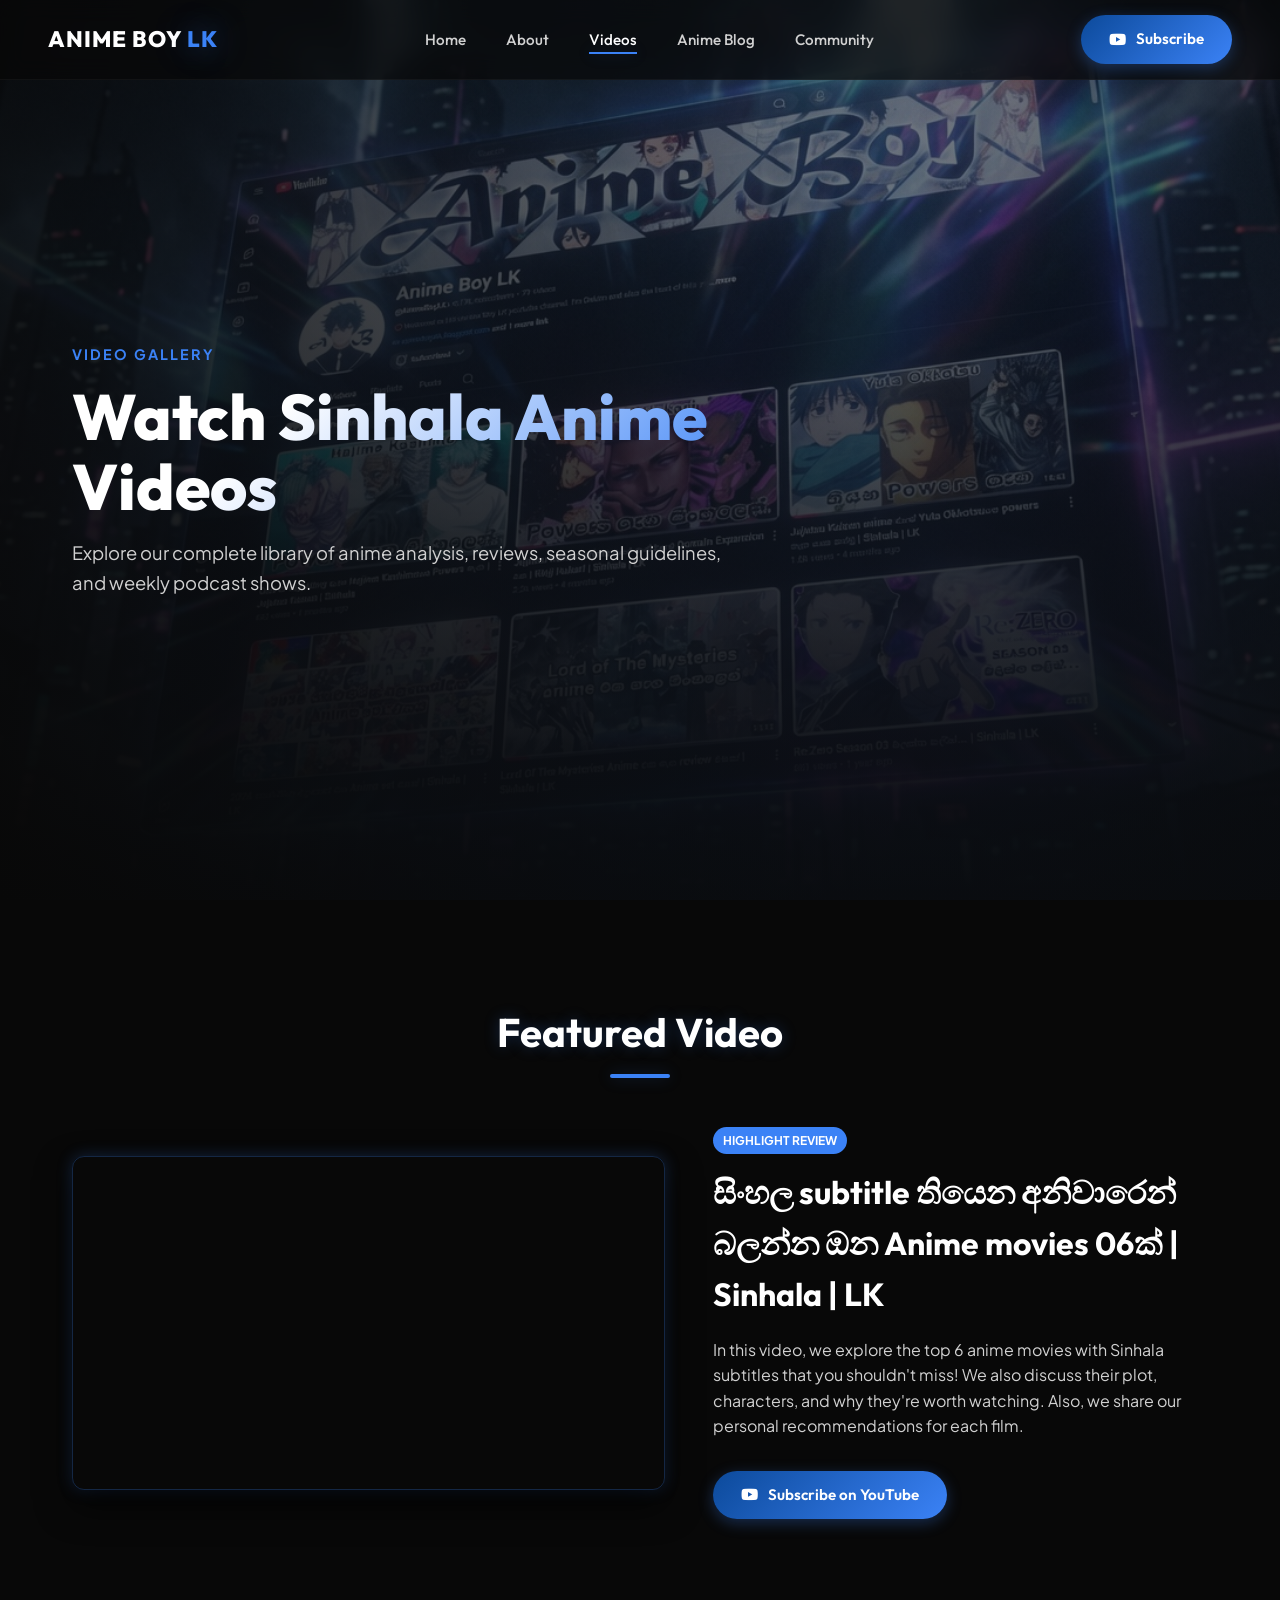
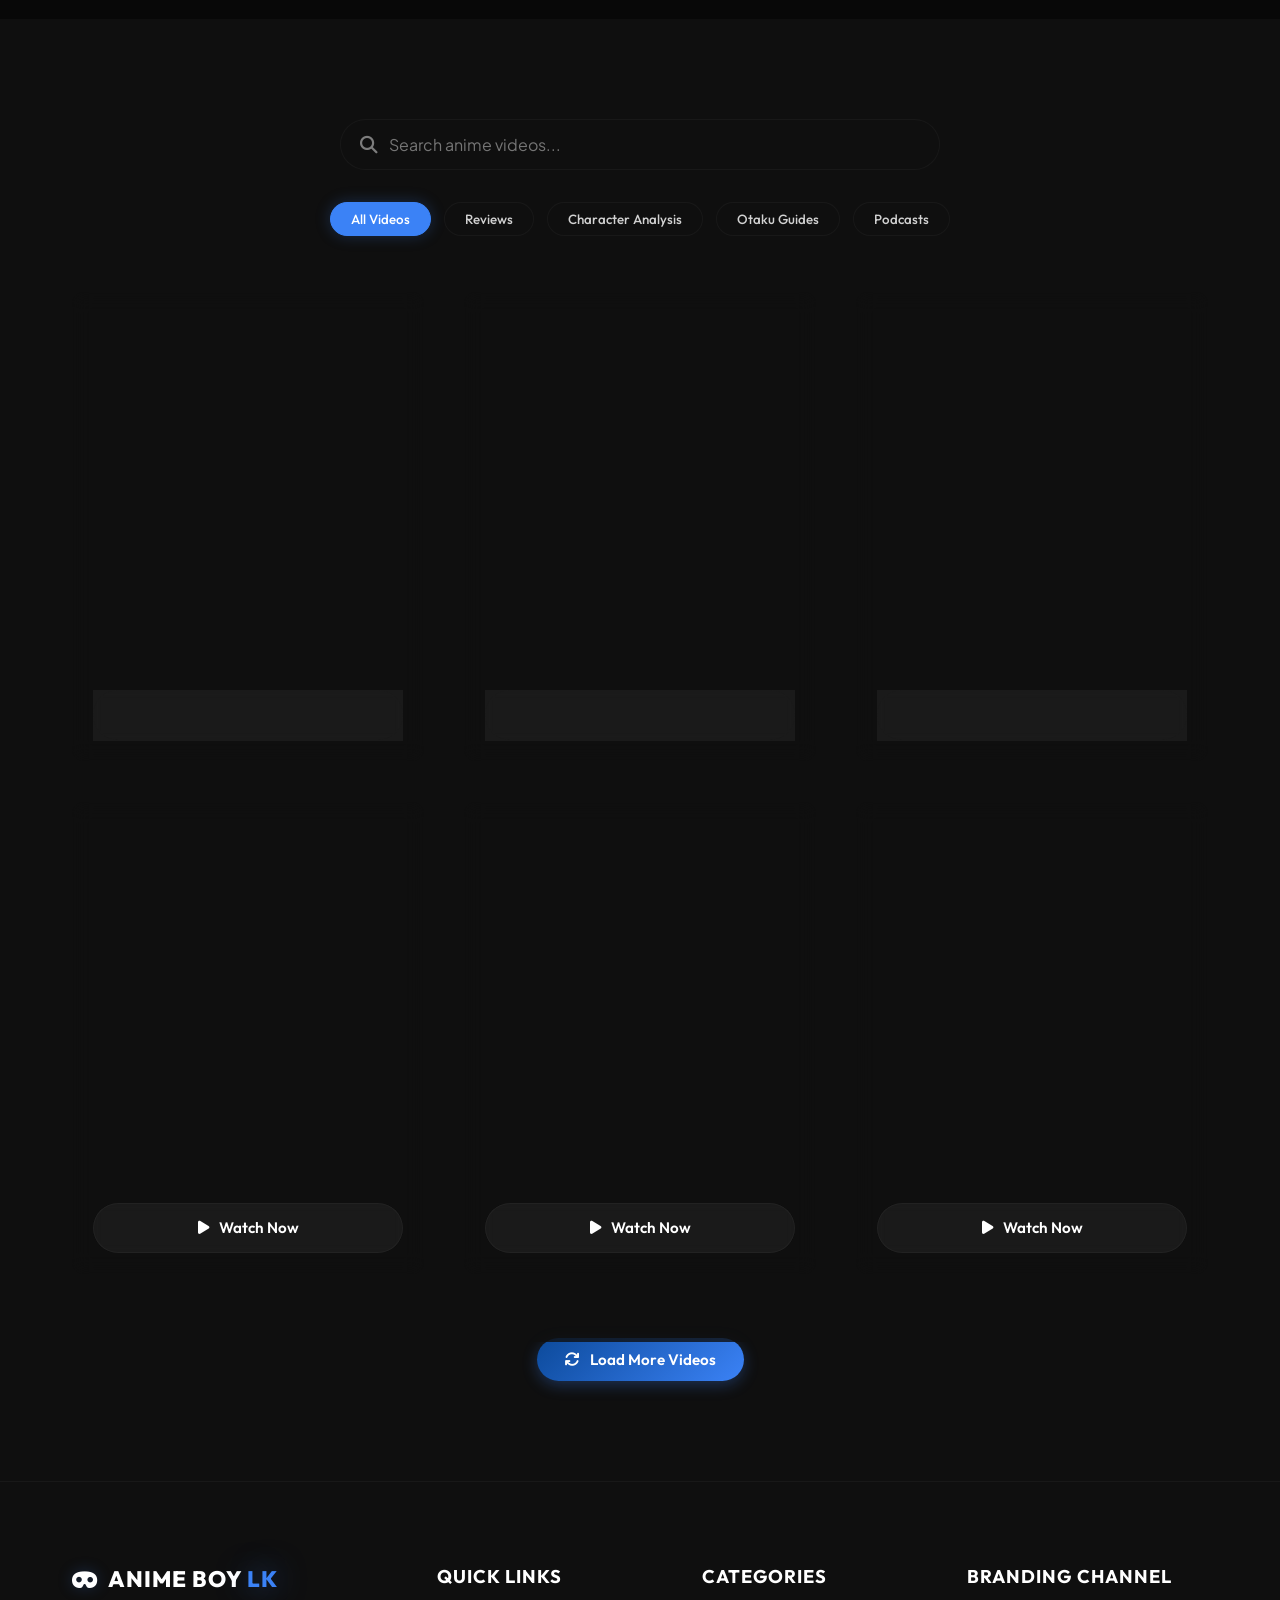
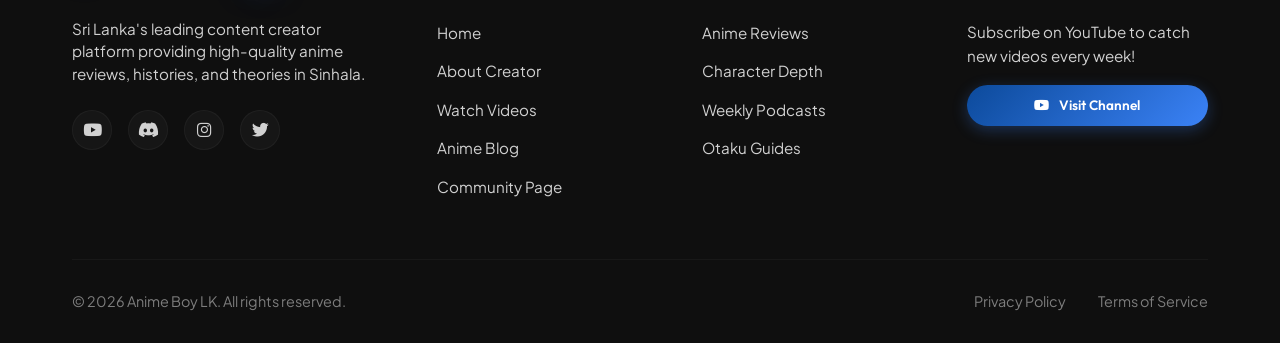
<file: videos.html>
<!DOCTYPE html>
<html lang="en">
<head>
    <meta charset="UTF-8">
    <meta name="viewport" content="width=device-width, initial-scale=1.0">
    <title>Watch Videos | Anime Boy LK</title>
    <meta name="description" content="Browse the full archive of Sinhala anime videos by Anime Boy LK. Filter by Reviews, Guides, Character Analysis, and Podcasts.">
    
    <!-- Google Fonts & Stylesheets -->
    <link rel="stylesheet" href="css/style.css">
    
    <!-- FontAwesome Icons -->
    <link rel="stylesheet" href="https://cdnjs.cloudflare.com/ajax/libs/font-awesome/6.4.0/css/all.min.css">
</head>
<body>

    <!-- NAVIGATION BAR -->
    <nav id="main-nav">
        <a href="index.html" class="logo">
            <span>ANIME BOY <span class="logo-dot">LK</span></span>
        </a>
        
        <button class="menu-toggle" id="mobile-menu-btn" aria-label="Toggle Navigation Menu">
            <i class="fa-solid fa-bars"></i>
        </button>

        <ul class="nav-links">
            <li><a href="index.html">Home</a></li>
            <li><a href="about.html">About</a></li>
            <li><a href="videos.html" class="active">Videos</a></li>
            <li><a href="blog.html">Anime Blog</a></li>
            <li><a href="community.html">Community</a></li>
        </ul>

        <div class="nav-actions">
            <a href="https://www.youtube.com/@AnimeBoyLK" target="_blank" class="btn btn-primary btn-sm"><i class="fa-brands fa-youtube"></i> Subscribe</a>
        </div>
    </nav>

    <!-- HERO SECTION -->
    <section class="hero" id="videos-hero" style="background-image: url('images/Videos-bg.jpg');">
        <div class="hero-overlay"></div>
        <div class="container">
            <div class="hero-content reveal">
                <span class="subtitle">Video Gallery</span>
                <h1 class="text-gradient">Watch Sinhala Anime Videos</h1>
                <p>Explore our complete library of anime analysis, reviews, seasonal guidelines, and weekly podcast shows.</p>
            </div>
        </div>
    </section>

    <!-- FEATURED VIDEO SHOWCASE -->
    <section class="section-padding" id="videos-showcase">
        <div class="container">
            <h2 class="section-title center text-glow center-text">Featured Video</h2>
            <div class="featured-wrapper reveal">
                <div class="featured-video-container">
                    <iframe width="1042" height="578" src="https://www.youtube.com/embed/vEalFE-Ri8g" title="සිංහල subtitle තියෙන අනිවාරෙන් බලන්න ඔන Anime movies 06ක් | Sinhala | LK" frameborder="0" allow="accelerometer; autoplay; clipboard-write; encrypted-media; gyroscope; picture-in-picture; web-share" referrerpolicy="strict-origin-when-cross-origin" allowfullscreen></iframe>
                </div>
                <div class="featured-details">
                    <span class="badge" style="background: var(--color-accent); color: #fff; padding: 4px 10px; border-radius: 20px; font-size: 0.75rem; font-weight: 700; text-transform: uppercase; display: inline-block; margin-bottom: 0.8rem;">Highlight Review</span>
                    <h3>සිංහල subtitle තියෙන අනිවාරෙන් බලන්න ඔන Anime movies 06ක් | Sinhala | LK</h3>
                    <p>In this video, we explore the top 6 anime movies with Sinhala subtitles that you shouldn't miss! We also discuss their plot, characters, and why they're worth watching. Also, we share our personal recommendations for each film.</p>
                    <a href="https://www.youtube.com/@AnimeBoyLK" target="_blank" class="btn btn-primary"><i class="fa-brands fa-youtube"></i> Subscribe on YouTube</a>
                </div>
            </div>
        </div>
    </section>

    <!-- SEARCH & FILTERS -->
    <section class="section-padding" id="search-filter-section" style="background-color: var(--bg-secondary);">
        <div class="container">
            <div class="filter-search-container reveal">
                <div class="search-bar-wrapper">
                    <i class="fa-solid fa-magnifying-glass"></i>
                    <input type="text" id="video-search" class="search-input" placeholder="Search anime videos...">
                </div>
                
                <div class="category-filters">
                    <button class="filter-btn active" data-filter="all">All Videos</button>
                    <button class="filter-btn" data-filter="reviews">Reviews</button>
                    <button class="filter-btn" data-filter="analysis">Character Analysis</button>
                    <button class="filter-btn" data-filter="guides">Otaku Guides</button>
                    <button class="filter-btn" data-filter="podcasts">Podcasts</button>
                </div>
            </div>

            <!-- VIDEOS GRID -->
            <div class="videos-grid">
                
                <!-- Video 1 -->
                <div class="video-card glass-panel reveal" data-category="reviews">
                    <div class="video-thumb-container">
                        <img src="images/videos-thumb/Review-Re_zero.png" alt="Solo Leveling Review" class="video-thumb">
                        <div class="video-play-overlay"><div class="play-icon-circle"><i class="fa-solid fa-play"></i></div></div>
                        <span class="video-duration">41:10</span>
                    </div>
                    <div class="video-info-content">
                        <span class="video-card-tag">Reviews</span>
                        <h3>Re:Zero Season 03 බලන්න කලින්... | Sinhala | LK</h3>
                        <p>A Sinhala review of Re:Zero Season 03, analyzing the new episodes and their impact on the overall narrative.</p>
                        <a href="https://youtu.be/J0yKYzILJo0" target="_blank" class="btn btn-secondary btn-sm" style="margin-top: auto;"><i class="fa-solid fa-play"></i> Watch Now</a>
                    </div>
                </div>

                <!-- Video 2 -->
                <div class="video-card glass-panel reveal" data-category="analysis">
                    <div class="video-thumb-container">
                        <img src="images/videos-thumb/Character-Gojo-Sukuna.jpg" alt="Gojo Satoru Character Depth" class="video-thumb">
                        <div class="video-play-overlay"><div class="play-icon-circle"><i class="fa-solid fa-play"></i></div></div>
                        <span class="video-duration">16:30</span>
                    </div>
                    <div class="video-info-content">
                        <span class="video-card-tag">Character Analysis</span>
                        <h3>Gojoට සහ Sukunaට තියෙන powers ගැන සිංහලෙන් | Sinhala | LK</h3>
                        <p>A Sinhala analysis of the unique abilities and powers of Gojo Satoru and Sukuna in Jujutsu Kaisen.</p>
                        <a href="https://youtu.be/isJoXRdmK0Y" target="_blank" class="btn btn-secondary btn-sm" style="margin-top: auto;"><i class="fa-solid fa-play"></i> Watch Now</a>
                    </div>
                </div>

                <!-- Video 3 -->
                <div class="video-card glass-panel reveal" data-category="guides">
                    <div class="video-thumb-container">
                        <img src="images/videos-thumb/Guide-anime-jobs.jpg" alt="Dark Fantasy Anime" class="video-thumb">
                        <div class="video-play-overlay"><div class="play-icon-circle"><i class="fa-solid fa-play"></i></div></div>
                        <span class="video-duration">15:10</span>
                    </div>
                    <div class="video-info-content">
                        <span class="video-card-tag">Otaku Guides</span>
                        <h3>Anime industry එකේ තියෙන jobs ගැන කතා කරමු | Sinhala | LK</h3>
                        <p>A Sinhala guide to the various career opportunities available in the anime industry.</p>
                        <a href="https://youtu.be/upLJp4TgERs" target="_blank" class="btn btn-secondary btn-sm" style="margin-top: auto;"><i class="fa-solid fa-play"></i> Watch Now</a>
                    </div>
                </div>

                <!-- Video 4 -->
                <div class="video-card glass-panel reveal" data-category="podcasts">
                    <div class="video-thumb-container">
                        <img src="images/videos-thumb//podcast-anime-situation.png" alt="Dandadan Podcast" class="video-thumb">
                        <div class="video-play-overlay"><div class="play-icon-circle"><i class="fa-solid fa-play"></i></div></div>
                        <span class="video-duration">54:04</span>
                    </div>
                    <div class="video-info-content">
                        <span class="video-card-tag">Podcasts</span>
                        <h3>Toxic anime fansල & තවත් දේවල් | Anime Podcast | Sinhala | LK</h3>
                        <p>In this podcast episode, we discuss the rise of toxic behavior in the anime community and other related topics.</p>
                        <a href="https://youtu.be/IEyjcEuzfNE" target="_blank" class="btn btn-secondary btn-sm" style="margin-top: auto;"><i class="fa-solid fa-play"></i> Watch Now</a>
                    </div>
                </div>

                <!-- Video 5 -->
                <div class="video-card glass-panel reveal" data-category="reviews">
                    <div class="video-thumb-container">
                        <img src="images/videos-thumb/Review-Frieren.png" alt="One Piece Egghead" class="video-thumb">
                        <div class="video-play-overlay"><div class="play-icon-circle"><i class="fa-solid fa-play"></i></div></div>
                        <span class="video-duration">08:35</span>
                    </div>
                    <div class="video-info-content">
                        <span class="video-card-tag">Reviews</span>
                        <h3>මම බලපු ලස්සනම anime එකක් | Sousou no Frieren | Sinhala | LK</h3>
                        <p> A review of an beautiful anime series called Sousou no Frieren.</p>
                        <a href="https://youtu.be/L1camArlfCY" target="_blank" class="btn btn-secondary btn-sm" style="margin-top: auto;"><i class="fa-solid fa-play"></i> Watch Now</a>
                    </div>
                </div>

                <!-- Video 6 -->
                <div class="video-card glass-panel reveal" data-category="analysis">
                    <div class="video-thumb-container">
                        <img src="images/videos-thumb/Character-Yuji-ithadori.jpg" alt="Demon Slayer Hashira" class="video-thumb">
                        <div class="video-play-overlay"><div class="play-icon-circle"><i class="fa-solid fa-play"></i></div></div>
                        <span class="video-duration">16:30</span>
                    </div>
                    <div class="video-info-content">
                        <span class="video-card-tag">Character Analysis</span>
                        <h3>Jujutsu Kaisen anime එකේ Itadori Yujiගෙ powers ගැන කතා කරමු | Sinhala | LK</h3>
                        <p>Exploring the unique abilities and powers of Itadori Yuji in the Jujutsu Kaisen anime.</p>
                        <a href="https://youtu.be/aNtvTPItk_s" target="_blank" class="btn btn-secondary btn-sm" style="margin-top: auto;"><i class="fa-solid fa-play"></i> Watch Now</a>
                    </div>
                </div>

                <!-- Video 7 (Initially Hidden on load because limits = 6, revealed on click 'Load More') -->
                <div class="video-card glass-panel reveal" data-category="guides">
                    <div class="video-thumb-container">
                        <img src="images/videos-thumb/Guide-find-anime.jpg" alt="Fate Series Watch Order" class="video-thumb">
                        <div class="video-play-overlay"><div class="play-icon-circle"><i class="fa-solid fa-play"></i></div></div>
                        <span class="video-duration">08:35</span>
                    </div>
                    <div class="video-info-content">
                        <span class="video-card-tag">Otaku Guides</span>
                        <h3>ඔයාට ගැලපෙන Anime එක ‌හරියටම තෝරගමු | Sinhala | LK</h3>
                        <p>Discovering the perfect anime for you based on your preferences and viewing history.</p>
                        <a href="https://youtu.be/pkW2rNw2DaI" target="_blank" class="btn btn-secondary btn-sm" style="margin-top: auto;"><i class="fa-solid fa-play"></i> Watch Now</a>
                    </div>
                </div>

                <!-- Video 8 (Initially Hidden on load) -->
                <div class="video-card glass-panel reveal" data-category="podcasts">
                    <div class="video-thumb-container">
                        <img src="images/videos-thumb/podcast-re_zero.jpg" alt="Isekai Saturation" class="video-thumb">
                        <div class="video-play-overlay"><div class="play-icon-circle"><i class="fa-solid fa-play"></i></div></div>
                        <span class="video-duration">34:42</span>
                    </div>
                    <div class="video-info-content">
                        <span class="video-card-tag">Podcasts</span>
                        <h3>ඔයාල Re:Zero ගැන දාපු අදහස්වලට අපේ අදහස්... | Sinhala | LK</h3>
                        <p> Discussing the questions you asked from us, with insights and opinions.</p>
                        <a href="https://youtu.be/c6BUzOVWP98" target="_blank" class="btn btn-secondary btn-sm" style="margin-top: auto;"><i class="fa-solid fa-play"></i> Watch Now</a>
                    </div>
                </div>

                <!-- Video 9 -->
                <div class="video-card glass-panel reveal" data-category="analysis">
                    <div class="video-thumb-container">
                        <img src="images/videos-thumb/Character-kinji-hakari.jpg" alt="Gojo Satoru Character Depth" class="video-thumb">
                        <div class="video-play-overlay"><div class="play-icon-circle"><i class="fa-solid fa-play"></i></div></div>
                        <span class="video-duration">18:40</span>
                    </div>
                    <div class="video-info-content">
                        <span class="video-card-tag">Character Analysis</span>
                        <h3>Jujutsu Kaisen anime එකේ සංකීර්ණම Domain Expansion එක | Kinji Hakari | Sinhala | LK</h3>
                        <p>Studying the complexities of Kinji Hakari's domain expansion and his impact on the narrative.</p>
                        <a href="https://youtu.be/jTy2jT1ZRRU" target="_blank" class="btn btn-secondary btn-sm" style="margin-top: auto;"><i class="fa-solid fa-play"></i> Watch Now</a>
                    </div>
                </div>

            </div>

            <!-- LOAD MORE BUTTON -->
            <div class="load-more-container">
                <button class="btn btn-primary" id="load-more-btn">
                    <i class="fa-solid fa-arrows-rotate"></i> Load More Videos
                </button>
            </div>

        </div>
    </section>

    <!-- FOOTER -->
    <footer class="footer" id="global-footer">
        <div class="container">
            <div class="footer-top">
                <div class="footer-col footer-brand">
                    <a href="index.html" class="logo">
                        <i class="fas fa-mask logo-icon text-glow"></i>
                        <span>ANIME BOY <span class="logo-dot">LK</span></span>
                    </a>
                    <p class="footer-desc">
                        Sri Lanka's leading content creator platform providing high-quality anime reviews, histories, and theories in Sinhala.
                    </p>
                    <div class="social-icons">
                        <a href="https://youtube.com/@AnimeBoyLK" target="_blank" class="social-btn" aria-label="YouTube"><i class="fab fa-youtube"></i></a>
                        <a href="https://discord.gg/AnimeBoyLK" target="_blank" class="social-btn" aria-label="Discord"><i class="fab fa-discord"></i></a>
                        <a href="https://instagram.com/AnimeBoyLK" target="_blank" class="social-btn" aria-label="Instagram"><i class="fab fa-instagram"></i></a>
                        <a href="https://twitter.com/AnimeBoyLK" target="_blank" class="social-btn" aria-label="Twitter"><i class="fab fa-twitter"></i></a>
                    </div>
                </div>
                
                <div class="footer-col">
                    <h3>Quick Links</h3>
                    <ul class="footer-links">
                        <li><a href="index.html">Home</a></li>
                        <li><a href="about.html">About Creator</a></li>
                        <li><a href="videos.html">Watch Videos</a></li>
                        <li><a href="blog.html">Anime Blog</a></li>
                        <li><a href="community.html">Community Page</a></li>
                    </ul>
                </div>
                
                <div class="footer-col">
                    <h3>Categories</h3>
                    <ul class="footer-links">
                        <li><a href="videos.html?category=reviews">Anime Reviews</a></li>
                        <li><a href="videos.html?category=analysis">Character Depth</a></li>
                        <li><a href="videos.html?category=podcasts">Weekly Podcasts</a></li>
                        <li><a href="videos.html?category=guides">Otaku Guides</a></li>
                    </ul>
                </div>
                
                <div class="footer-col">
                    <h3>Branding Channel</h3>
                    <p style="color: var(--color-text-sub); font-size: 0.95rem; margin-bottom: 16px;">
                        Subscribe on YouTube to catch new videos every week!
                    </p>
                    <a href="https://www.youtube.com/@AnimeBoyLK" target="_blank" class="btn btn-primary" style="padding: 10px 20px; font-size: 0.85rem; width: 100%;">
                        <i class="fab fa-youtube"></i> Visit Channel
                    </a>
                </div>
            </div>
            
            <div class="footer-bottom">
                <p>&copy; 2026 Anime Boy LK. All rights reserved.</p>
                <div class="footer-bottom-links">
                    <a href="#">Privacy Policy</a>
                    <a href="#">Terms of Service</a>
                </div>
            </div>
        </div>
    </footer>

    <!-- Scripts -->
    <script src="js/main.js"></script>
</body>
</html>
</file>
<file: css/style.css>
@import url('https://fonts.googleapis.com/css2?family=Outfit:wght@300;400;500;600;700;800&family=Plus+Jakarta+Sans:wght@300;400;500;600;700&display=swap');

/* --- CUSTOM DESIGN SYSTEM VARIABLES --- */
:root {
  /* Colors */
  --bg-primary: #080808;
  --bg-secondary: #0f0f0f;
  --bg-card: #151515;
  --bg-card-hover: #1c1c1c;
  
  --color-primary: #0c4a9b;
  --color-accent: #3b82f6;
  --color-accent-rgb: 59, 130, 246;
  
  --color-text-main: #ffffff;
  --color-text-sub: #d1d1d1;
  --color-text-muted: #7d7d7d;
  
  /* Fonts */
  --font-headings: 'Outfit', sans-serif;
  --font-body: 'Plus Jakarta Sans', sans-serif;
  
  /* Glowing effects & shadows */
  --red-glow: 0 0 15px rgba(59, 130, 246, 0.25);
  --red-glow-strong: 0 0 30px rgba(59, 130, 246, 0.55);
  --card-shadow: 0 15px 35px rgba(0, 0, 0, 0.7);
  --glass-bg: rgba(15, 15, 15, 0.8);
  --glass-border: rgba(255, 255, 255, 0.04);
  --glass-border-hover: rgba(59, 130, 246, 0.25);
  
  /* Layout sizes */
  --header-height: 80px;
  --max-width: 1200px;
  --border-radius: 12px;
  
  /* Animations */
  --transition-smooth: all 0.4s cubic-bezier(0.16, 1, 0.3, 1);
  --transition-fast: all 0.2s ease;
}

/* --- RESET & SCROLLBAR --- */
* {
  margin: 0;
  padding: 0;
  box-sizing: border-box;
}

html {
  scroll-behavior: smooth;
  overflow-x: hidden;
  font-size: 16px;
}

body {
  background-color: var(--bg-primary);
  color: var(--color-text-main);
  font-family: var(--font-body);
  line-height: 1.6;
  overflow-x: hidden;
}

/* Custom Scrollbar */
::-webkit-scrollbar {
  width: 10px;
}

::-webkit-scrollbar-track {
  background: var(--bg-primary);
}

::-webkit-scrollbar-thumb {
  background: #222;
  border-radius: 5px;
  border: 2px solid var(--bg-primary);
}

::-webkit-scrollbar-thumb:hover {
  background: var(--color-accent);
  box-shadow: var(--red-glow);
}

/* --- UTILITY CLASSES --- */
.container {
  max-width: var(--max-width);
  margin: 0 auto;
  padding: 0 2rem;
  width: 100%;
}

.section-padding {
  padding: 100px 0;
}

.text-glow {
  text-shadow: var(--red-glow);
}

.text-gradient {
  background: linear-gradient(135deg, #ffffff 30%, #3b82f6 100%);
  -webkit-background-clip: text;
  -webkit-text-fill-color: transparent;
}

.center-text {
  text-align: center;
}

.subtitle {
  color: var(--color-accent);
  font-size: 0.9rem;
  font-weight: 700;
  text-transform: uppercase;
  letter-spacing: 2px;
  margin-bottom: 0.5rem;
  display: block;
}

.section-title {
  font-family: var(--font-headings);
  font-size: 2.5rem;
  font-weight: 700;
  margin-bottom: 3rem;
  position: relative;
}

.section-title::after {
  content: '';
  display: block;
  width: 60px;
  height: 4px;
  background: var(--color-accent);
  margin-top: 10px;
  border-radius: 2px;
  box-shadow: var(--red-glow);
}

.section-title.center::after {
  margin-left: auto;
  margin-right: auto;
}

/* Glassmorphism panel */
.glass-panel {
  background: var(--glass-bg);
  border: 1px solid var(--glass-border);
  backdrop-filter: blur(10px);
  border-radius: var(--border-radius);
  transition: var(--transition-smooth);
}

/* --- BUTTONS --- */
.btn {
  display: inline-flex;
  align-items: center;
  justify-content: center;
  gap: 10px;
  padding: 12px 28px;
  border-radius: 30px;
  font-family: var(--font-headings);
  font-weight: 600;
  font-size: 0.95rem;
  text-decoration: none;
  cursor: pointer;
  transition: var(--transition-smooth);
  border: none;
}

.btn-primary {
  background: linear-gradient(135deg, var(--color-primary) 0%, var(--color-accent) 100%);
  color: #fff;
  box-shadow: 0 4px 15px rgba(59, 130, 246, 0.3);
}

.btn-primary:hover {
  transform: translateY(-3px);
  box-shadow: 0 8px 25px rgba(59, 130, 246, 0.5), var(--red-glow-strong);
}

.btn-secondary {
  background: rgba(255, 255, 255, 0.05);
  color: #fff;
  border: 1px solid var(--glass-border);
  backdrop-filter: blur(5px);
}

.btn-secondary:hover {
  background: rgba(255, 255, 255, 0.1);
  border-color: var(--color-accent);
  transform: translateY(-3px);
  box-shadow: var(--red-glow);
}

.btn-accent {
  background: transparent;
  color: var(--color-accent);
  border: 1px solid var(--color-accent);
}

.btn-accent:hover {
  background: var(--color-accent);
  color: #fff;
  transform: translateY(-3px);
  box-shadow: var(--red-glow-strong);
}

/* --- NAVIGATION BAR --- */
nav {
  height: var(--header-height);
  display: flex;
  align-items: center;
  justify-content: space-between;
  padding: 0 3rem;
  background: rgba(8, 8, 8, 0.7);
  backdrop-filter: blur(12px);
  border-bottom: 1px solid var(--glass-border);
  position: fixed;
  top: 0;
  left: 0;
  width: 100%;
  z-index: 1000;
  transition: var(--transition-smooth);
}

nav.scrolled {
  background: rgba(8, 8, 8, 0.95);
  height: 70px;
  border-bottom: 1px solid rgba(59, 130, 246, 0.2);
  box-shadow: 0 10px 30px rgba(0,0,0,0.5);
}

.logo {
  display: flex;
  align-items: center;
  gap: 10px;
  text-decoration: none;
  font-family: var(--font-headings);
  font-weight: 800;
  font-size: 1.4rem;
  color: #fff;
  letter-spacing: 1px;
}

.logo-dot {
  color: var(--color-accent);
  text-shadow: var(--red-glow-strong);
}

.nav-links {
  display: flex;
  list-style: none;
  gap: 2.5rem;
}

.nav-links a {
  text-decoration: none;
  color: var(--color-text-sub);
  font-family: var(--font-headings);
  font-weight: 500;
  font-size: 0.95rem;
  position: relative;
  padding: 5px 0;
  transition: var(--transition-fast);
}

.nav-links a:hover,
.nav-links a.active {
  color: #fff;
}

.nav-links a::after {
  content: '';
  position: absolute;
  bottom: 0;
  left: 0;
  width: 0;
  height: 2px;
  background: var(--color-accent);
  box-shadow: var(--red-glow);
  transition: var(--transition-fast);
}

.nav-links a:hover::after,
.nav-links a.active::after {
  width: 100%;
}

.nav-actions {
  display: flex;
  align-items: center;
  gap: 1.5rem;
}

.menu-toggle {
  display: none;
  background: none;
  border: none;
  color: #fff;
  font-size: 1.5rem;
  cursor: pointer;
}

/* --- HERO SECTION --- */
.hero {
  min-height: 100vh;
  display: flex;
  align-items: center;
  position: relative;
  padding-top: var(--header-height);
  overflow: hidden;
  background-size: cover;
  background-position: center;
  background-repeat: no-repeat;
}

.hero-overlay {
  position: absolute;
  top: 0;
  left: 0;
  width: 100%;
  height: 100%;
  background: radial-gradient(circle at 70% 30%, rgba(59, 130, 246, 0.08) 0%, rgba(8, 8, 8, 0.95) 100%), 
              linear-gradient(180deg, rgba(8, 8, 8, 0.4) 0%, #080808 100%);
  z-index: 1;
}

/* Hero background animation particles */
.hero-particles {
  position: absolute;
  top: 0;
  left: 0;
  width: 100%;
  height: 100%;
  z-index: 2;
  pointer-events: none;
  opacity: 0.4;
}

.hero-content {
  position: relative;
  z-index: 3;
  max-width: 650px;
}

.hero-content h1 {
  font-family: var(--font-headings);
  font-size: 4rem;
  line-height: 1.1;
  font-weight: 800;
  margin: 1rem 0;
}

.hero-content p {
  color: var(--color-text-sub);
  font-size: 1.15rem;
  margin-bottom: 2.5rem;
}

.hero-btns {
  display: flex;
  gap: 1.25rem;
}

/* --- PAGE 1: HOME SECTIONS --- */

/* Featured Video */
.featured-wrapper {
  display: grid;
  grid-template-columns: 1.2fr 1fr;
  gap: 3rem;
  align-items: center;
}

.featured-video-container {
  position: relative;
  border-radius: var(--border-radius);
  overflow: hidden;
  box-shadow: var(--card-shadow), var(--red-glow);
  aspect-ratio: 16/9;
  border: 1px solid var(--glass-border-hover);
}

.featured-video-container iframe {
  position: absolute;
  top: 0;
  left: 0;
  width: 100%;
  height: 100%;
  border: 0;
}

.featured-details h3 {
  font-family: var(--font-headings);
  font-size: 2rem;
  margin-bottom: 1rem;
}

.featured-details p {
  color: var(--color-text-sub);
  margin-bottom: 2rem;
}

/* Popular Categories */
.categories-grid {
  display: grid;
  grid-template-columns: repeat(auto-fit, minmax(260px, 1fr));
  gap: 2rem;
}

.category-card {
  padding: 3rem 2rem;
  text-align: center;
  border-radius: var(--border-radius);
  cursor: pointer;
}

.category-card:hover {
  transform: translateY(-10px);
  border-color: var(--color-accent);
  box-shadow: var(--card-shadow), var(--red-glow);
}

.category-icon {
  width: 70px;
  height: 70px;
  background: rgba(59, 130, 246, 0.1);
  border-radius: 50%;
  display: flex;
  align-items: center;
  justify-content: center;
  margin: 0 auto 1.5rem;
  color: var(--color-accent);
  font-size: 1.8rem;
  border: 1px solid rgba(59, 130, 246, 0.2);
  transition: var(--transition-smooth);
}

.category-card:hover .category-icon {
  background: var(--color-accent);
  color: #fff;
  box-shadow: var(--red-glow-strong);
  transform: rotateY(360deg);
}

.category-card h3 {
  font-family: var(--font-headings);
  font-size: 1.4rem;
  margin-bottom: 0.8rem;
}

.category-card p {
  color: var(--color-text-sub);
  font-size: 0.95rem;
}

/* Trending Anime Section */
.trending-outer {
  position: relative;
  width: 100%;
}

.trending-carousel {
  display: flex;
  gap: 2rem;
  overflow-x: auto;
  padding: 1.5rem 0.5rem;
  scrollbar-width: thin;
  scroll-snap-type: x mandatory;
}

.trending-carousel::-webkit-scrollbar {
  height: 6px;
}

.trending-card {
  flex: 0 0 280px;
  scroll-snap-align: start;
  border-radius: var(--border-radius);
  overflow: hidden;
  box-shadow: var(--card-shadow);
  border: 1px solid var(--glass-border);
  transition: var(--transition-smooth);
  position: relative;
}

.trending-card:hover {
  transform: translateY(-5px) scale(1.02);
  border-color: var(--glass-border-hover);
  box-shadow: var(--card-shadow), var(--red-glow);
}

.trending-img {
  height: 350px;
  width: 100%;
  object-fit: cover;
  transition: var(--transition-smooth);
}

.trending-card:hover .trending-img {
  transform: scale(1.08);
}

.trending-info {
  position: absolute;
  bottom: 0;
  left: 0;
  width: 100%;
  padding: 1.5rem;
  background: linear-gradient(0deg, rgba(8, 8, 8, 1) 0%, rgba(8, 8, 8, 0.8) 50%, rgba(8, 8, 8, 0) 100%);
  z-index: 2;
}

.trending-info h3 {
  font-family: var(--font-headings);
  font-size: 1.3rem;
  margin-bottom: 0.3rem;
  color: #fff;
}

.trending-info p {
  font-size: 0.85rem;
  color: var(--color-accent);
  font-weight: 600;
  text-transform: uppercase;
  letter-spacing: 1px;
}

.trending-rating {
  position: absolute;
  top: 1rem;
  right: 1rem;
  background: rgba(8, 8, 8, 0.85);
  border: 1px solid var(--color-accent);
  padding: 4px 10px;
  border-radius: 20px;
  font-size: 0.8rem;
  font-weight: 700;
  color: var(--color-accent);
  z-index: 3;
  backdrop-filter: blur(5px);
}

/* Why Watch section */
.benefits-grid {
  display: grid;
  grid-template-columns: repeat(auto-fit, minmax(240px, 1fr));
  gap: 2rem;
}

.benefit-card {
  padding: 2.5rem;
  border-radius: var(--border-radius);
  border-left: 3px solid var(--color-primary);
}

.benefit-card:hover {
  border-left-color: var(--color-accent);
  transform: translateX(5px);
}

.benefit-card i {
  color: var(--color-accent);
  font-size: 2rem;
  margin-bottom: 1.25rem;
}

.benefit-card h3 {
  font-family: var(--font-headings);
  font-size: 1.25rem;
  margin-bottom: 0.75rem;
}

.benefit-card p {
  color: var(--color-text-sub);
  font-size: 0.95rem;
}

/* Home Blog preview */
.home-blogs-grid {
  display: grid;
  grid-template-columns: repeat(auto-fit, minmax(320px, 1fr));
  gap: 2rem;
}

.blog-card {
  border-radius: var(--border-radius);
  overflow: hidden;
  box-shadow: var(--card-shadow);
  display: flex;
  flex-direction: column;
}

.blog-card:hover {
  transform: translateY(-8px);
  border-color: var(--color-accent);
  box-shadow: var(--card-shadow), var(--red-glow);
}

.blog-img-container {
  height: 200px;
  width: 100%;
  overflow: hidden;
  position: relative;
}

.blog-img {
  width: 100%;
  height: 100%;
  object-fit: cover;
  transition: var(--transition-smooth);
}

.blog-card:hover .blog-img {
  transform: scale(1.05);
}

.blog-card-content {
  padding: 1.5rem;
  flex-grow: 1;
  display: flex;
  flex-direction: column;
}

.blog-tag {
  background: rgba(59, 130, 246, 0.12);
  color: var(--color-accent);
  border: 1px solid rgba(59, 130, 246, 0.2);
  padding: 2px 10px;
  border-radius: 20px;
  font-size: 0.75rem;
  font-weight: 700;
  display: inline-block;
  align-self: flex-start;
  margin-bottom: 0.8rem;
  text-transform: uppercase;
}

.blog-card-content h3 {
  font-family: var(--font-headings);
  font-size: 1.3rem;
  margin-bottom: 0.8rem;
  line-height: 1.3;
}

.blog-card-content p {
  color: var(--color-text-sub);
  font-size: 0.95rem;
  margin-bottom: 1.5rem;
  flex-grow: 1;
}

.blog-readmore {
  text-decoration: none;
  color: var(--color-accent);
  font-weight: 600;
  font-size: 0.9rem;
  display: inline-flex;
  align-items: center;
  gap: 5px;
  transition: var(--transition-fast);
}

.blog-readmore:hover {
  color: #fff;
}

.blog-readmore i {
  transition: var(--transition-fast);
}

.blog-readmore:hover i {
  transform: translateX(3px);
}

/* Call to Action */
.cta-section {
  text-align: center;
  position: relative;
  overflow: hidden;
  border-radius: var(--border-radius);
  border: 1px solid var(--glass-border-hover);
  background: radial-gradient(circle at center, rgba(59, 130, 246, 0.12) 0%, rgba(8, 8, 8, 0) 70%);
}

.cta-content {
  padding: 5rem 2rem;
  max-width: 600px;
  margin: 0 auto;
  position: relative;
  z-index: 2;
}

.cta-content h2 {
  font-family: var(--font-headings);
  font-size: 2.8rem;
  margin-bottom: 1rem;
}

.cta-content p {
  color: var(--color-text-sub);
  margin-bottom: 2.5rem;
  font-size: 1.1rem;
}

.cta-btns {
  display: flex;
  justify-content: center;
  gap: 1.5rem;
}

/* --- PAGE 2: ABOUT SECTIONS --- */

/* Timeline style */
.timeline-container {
  position: relative;
  max-width: 800px;
  margin: 0 auto;
  padding: 2rem 0;
}

.timeline-line {
  position: absolute;
  left: 50%;
  top: 0;
  bottom: 0;
  width: 3px;
  background: linear-gradient(180deg, var(--color-primary) 0%, rgba(59, 130, 246, 0.1) 100%);
  transform: translateX(-50%);
}

.timeline-item {
  position: relative;
  margin-bottom: 4rem;
  width: 100%;
  display: flex;
  justify-content: flex-end;
}

.timeline-item:nth-child(even) {
  justify-content: flex-start;
}

.timeline-dot {
  position: absolute;
  left: 50%;
  top: 30px;
  width: 16px;
  height: 16px;
  border-radius: 50%;
  background: var(--color-accent);
  border: 3px solid var(--bg-primary);
  box-shadow: var(--red-glow-strong);
  transform: translateX(-50%);
  z-index: 5;
}

.timeline-card {
  width: 45%;
  padding: 2rem;
  border-radius: var(--border-radius);
  position: relative;
}

.timeline-card:hover {
  border-color: var(--color-accent);
}

.timeline-year {
  color: var(--color-accent);
  font-weight: 800;
  font-size: 1.5rem;
  font-family: var(--font-headings);
  margin-bottom: 0.5rem;
  display: block;
}

.timeline-card h3 {
  font-family: var(--font-headings);
  font-size: 1.25rem;
  margin-bottom: 0.8rem;
}

.timeline-card p {
  color: var(--color-text-sub);
  font-size: 0.95rem;
}

/* FAQ Accordion */
.faq-accordion {
  max-width: 750px;
  margin: 0 auto;
}

.accordion-item {
  margin-bottom: 1.25rem;
  border-radius: var(--border-radius);
  overflow: hidden;
}

.accordion-header {
  width: 100%;
  display: flex;
  justify-content: space-between;
  align-items: center;
  padding: 1.25rem 2rem;
  background: var(--bg-secondary);
  color: #fff;
  border: 1px solid var(--glass-border);
  border-radius: var(--border-radius);
  font-family: var(--font-headings);
  font-size: 1.1rem;
  font-weight: 600;
  text-align: left;
  cursor: pointer;
  transition: var(--transition-fast);
}

.accordion-header:hover {
  border-color: var(--glass-border-hover);
  background: rgba(59, 130, 246, 0.05);
}

.accordion-header i {
  transition: transform 0.3s ease;
  color: var(--color-accent);
}

.accordion-item.active .accordion-header {
  border-bottom-left-radius: 0;
  border-bottom-right-radius: 0;
  border-color: var(--glass-border-hover);
  background: rgba(59, 130, 246, 0.08);
}

.accordion-item.active .accordion-header i {
  transform: rotate(180deg);
}

.accordion-content {
  max-height: 0;
  overflow: hidden;
  background: var(--bg-card);
  transition: max-height 0.3s ease-out;
  border-left: 1px solid var(--glass-border);
  border-right: 1px solid var(--glass-border);
  border-bottom: 1px solid var(--glass-border);
  border-bottom-left-radius: var(--border-radius);
  border-bottom-right-radius: var(--border-radius);
}

.accordion-content p {
  padding: 1.5rem 2rem;
  color: var(--color-text-sub);
  font-size: 0.95rem;
}

/* --- PAGE 3: VIDEOS SECTIONS --- */

/* Search bar */
.filter-search-container {
  display: flex;
  flex-direction: column;
  gap: 2rem;
  margin-bottom: 3.5rem;
}

.search-bar-wrapper {
  position: relative;
  width: 100%;
  max-width: 600px;
  margin: 0 auto;
}

.search-bar-wrapper i {
  position: absolute;
  left: 1.25rem;
  top: 50%;
  transform: translateY(-50%);
  color: var(--color-text-muted);
  font-size: 1.1rem;
}

.search-input {
  width: 100%;
  padding: 14px 20px 14px 3rem;
  border-radius: 30px;
  background: var(--bg-secondary);
  border: 1px solid var(--glass-border);
  color: #fff;
  font-family: var(--font-body);
  outline: none;
  font-size: 1rem;
  transition: var(--transition-fast);
}

.search-input:focus {
  border-color: var(--color-accent);
  box-shadow: var(--red-glow);
  background: rgba(8,8,8,0.9);
}

.category-filters {
  display: flex;
  justify-content: center;
  flex-wrap: wrap;
  gap: 0.8rem;
}

.filter-btn {
  padding: 8px 20px;
  border-radius: 20px;
  background: var(--bg-secondary);
  color: var(--color-text-sub);
  border: 1px solid var(--glass-border);
  font-family: var(--font-headings);
  font-weight: 500;
  cursor: pointer;
  transition: var(--transition-fast);
}

.filter-btn:hover {
  border-color: var(--color-accent);
  color: #fff;
}

.filter-btn.active {
  background: var(--color-accent);
  color: #fff;
  border-color: var(--color-accent);
  box-shadow: var(--red-glow);
}

/* Videos Grid */
.videos-grid {
  display: grid;
  grid-template-columns: repeat(auto-fill, minmax(320px, 1fr));
  gap: 2.5rem;
  margin-bottom: 4rem;
}

.video-card {
  border-radius: var(--border-radius);
  overflow: hidden;
  box-shadow: var(--card-shadow);
  display: flex;
  flex-direction: column;
}

.video-card:hover {
  transform: translateY(-5px);
  border-color: var(--color-accent);
  box-shadow: var(--card-shadow), var(--red-glow);
}

.video-thumb-container {
  position: relative;
  aspect-ratio: 16/9;
  overflow: hidden;
}

.video-thumb {
  width: 100%;
  height: 100%;
  object-fit: cover;
  transition: var(--transition-smooth);
}

.video-card:hover .video-thumb {
  transform: scale(1.05);
}

.video-play-overlay {
  position: absolute;
  top: 0;
  left: 0;
  width: 100%;
  height: 100%;
  background: rgba(0, 0, 0, 0.4);
  display: flex;
  align-items: center;
  justify-content: center;
  opacity: 0;
  transition: var(--transition-fast);
}

.video-card:hover .video-play-overlay {
  opacity: 1;
}

.play-icon-circle {
  width: 55px;
  height: 55px;
  border-radius: 50%;
  background: var(--color-accent);
  color: #fff;
  display: flex;
  align-items: center;
  justify-content: center;
  font-size: 1.4rem;
  box-shadow: var(--red-glow-strong);
  transform: scale(0.8);
  transition: var(--transition-smooth);
}

.video-card:hover .play-icon-circle {
  transform: scale(1);
}

.video-duration {
  position: absolute;
  bottom: 0.8rem;
  right: 0.8rem;
  background: rgba(0, 0, 0, 0.8);
  color: #fff;
  padding: 2px 6px;
  border-radius: 4px;
  font-size: 0.75rem;
  font-weight: 600;
}

.video-info-content {
  padding: 1.25rem;
  flex-grow: 1;
  display: flex;
  flex-direction: column;
}

.video-card-tag {
  color: var(--color-accent);
  font-size: 0.75rem;
  font-weight: 700;
  text-transform: uppercase;
  margin-bottom: 0.5rem;
  display: block;
}

.video-info-content h3 {
  font-family: var(--font-headings);
  font-size: 1.2rem;
  line-height: 1.35;
  margin-bottom: 0.5rem;
  color: #fff;
}

.video-info-content p {
  font-size: 0.9rem;
  color: var(--color-text-sub);
  margin-bottom: 1.5rem;
  flex-grow: 1;
}

.load-more-container {
  text-align: center;
  margin-top: 3rem;
}

.empty-state {
  text-align: center;
  padding: 4rem 2rem;
  grid-column: 1 / -1;
  color: var(--color-text-muted);
}

.empty-state i {
  font-size: 3rem;
  margin-bottom: 1.5rem;
  color: var(--color-accent);
}

/* --- PAGE 4: BLOG SECTIONS --- */
.blog-layout {
  display: grid;
  grid-template-columns: 2.3fr 1fr;
  gap: 3.5rem;
}

.blog-sidebar {
  display: flex;
  flex-direction: column;
  gap: 3rem;
}

.sidebar-widget {
  padding: 2rem;
  border-radius: var(--border-radius);
}

.widget-title {
  font-family: var(--font-headings);
  font-size: 1.25rem;
  margin-bottom: 1.5rem;
  position: relative;
  padding-bottom: 0.5rem;
}

.widget-title::after {
  content: '';
  position: absolute;
  bottom: 0;
  left: 0;
  width: 40px;
  height: 3px;
  background: var(--color-accent);
  box-shadow: var(--red-glow);
}

/* Popular reads */
.popular-reads-list {
  list-style: none;
  display: flex;
  flex-direction: column;
  gap: 1.25rem;
}

.popular-read-item {
  display: flex;
  gap: 1rem;
}

.popular-read-number {
  font-family: var(--font-headings);
  font-size: 1.8rem;
  font-weight: 800;
  color: var(--color-primary);
  opacity: 0.7;
  line-height: 1;
}

.popular-read-content h4 {
  font-size: 0.95rem;
  line-height: 1.35;
  margin-bottom: 3px;
}

.popular-read-content h4 a {
  text-decoration: none;
  color: #fff;
  transition: var(--transition-fast);
}

.popular-read-content h4 a:hover {
  color: var(--color-accent);
}

.popular-read-date {
  font-size: 0.8rem;
  color: var(--color-text-muted);
}

/* Recommendation Tool widget */
.recommend-widget {
  background: radial-gradient(circle at top right, rgba(59, 130, 246, 0.08) 0%, rgba(21, 21, 21, 1) 80%);
}

.mood-selector {
  display: grid;
  grid-template-columns: 1fr 1fr;
  gap: 0.6rem;
  margin-bottom: 1.5rem;
}

.mood-btn {
  padding: 10px;
  border-radius: 8px;
  background: rgba(255,255,255,0.03);
  border: 1px solid var(--glass-border);
  color: var(--color-text-sub);
  font-family: var(--font-headings);
  font-weight: 600;
  font-size: 0.85rem;
  cursor: pointer;
  text-align: center;
  transition: var(--transition-fast);
}

.mood-btn:hover {
  background: rgba(59, 130, 246, 0.05);
  border-color: var(--glass-border-hover);
  color: #fff;
}

.mood-btn.active {
  background: var(--color-accent);
  color: #fff;
  border-color: var(--color-accent);
  box-shadow: var(--red-glow);
}

.recommend-result {
  min-height: 100px;
  border-top: 1px solid var(--glass-border);
  padding-top: 1.5rem;
  display: none;
}

.recommend-result.active {
  display: block;
  animation: fadeInUp 0.4s ease forwards;
}

.recommend-card {
  text-align: center;
}

.recommend-img {
  width: 100%;
  height: 150px;
  object-fit: cover;
  border-radius: 6px;
  margin-bottom: 1rem;
}

.recommend-card h4 {
  font-family: var(--font-headings);
  font-size: 1.15rem;
  margin-bottom: 0.3rem;
}

.recommend-genres {
  font-size: 0.8rem;
  color: var(--color-accent);
  font-weight: 600;
  margin-bottom: 0.5rem;
}

.recommend-desc {
  font-size: 0.85rem;
  color: var(--color-text-sub);
  line-height: 1.4;
}

/* Featured Blog banner */
.featured-blog-banner {
  margin-bottom: 4rem;
  overflow: hidden;
  border-radius: var(--border-radius);
  display: grid;
  grid-template-columns: 1.1fr 1fr;
  box-shadow: var(--card-shadow);
}

.featured-blog-img {
  width: 100%;
  height: 100%;
  min-height: 350px;
  object-fit: cover;
}

.featured-blog-body {
  padding: 3rem;
  background: var(--bg-secondary);
  display: flex;
  flex-direction: column;
  justify-content: center;
}

.featured-blog-body h2 {
  font-family: var(--font-headings);
  font-size: 2rem;
  line-height: 1.25;
  margin-bottom: 1rem;
}

.featured-blog-body p {
  color: var(--color-text-sub);
  margin-bottom: 2rem;
}

/* --- PAGE 5: COMMUNITY SECTIONS --- */

/* Voting board */
.voting-container {
  max-width: 750px;
  margin: 0 auto;
}

.suggest-box {
  display: flex;
  gap: 1rem;
  margin-bottom: 2.5rem;
}

.suggest-input {
  flex-grow: 1;
  padding: 12px 20px;
  border-radius: 30px;
  background: var(--bg-secondary);
  border: 1px solid var(--glass-border);
  color: #fff;
  outline: none;
  font-family: var(--font-body);
}

.suggest-input:focus {
  border-color: var(--color-accent);
  box-shadow: var(--red-glow);
}

.voting-list {
  display: flex;
  flex-direction: column;
  gap: 1rem;
}

.voting-item {
  display: flex;
  justify-content: space-between;
  align-items: center;
  padding: 1.25rem 2rem;
  border-radius: var(--border-radius);
}

.vote-details h3 {
  font-family: var(--font-headings);
  font-size: 1.15rem;
  margin-bottom: 3px;
}

.vote-details span {
  font-size: 0.85rem;
  color: var(--color-text-muted);
}

.vote-actions {
  display: flex;
  align-items: center;
  gap: 1.5rem;
}

.vote-count {
  font-family: var(--font-headings);
  font-weight: 700;
  font-size: 1.3rem;
  color: var(--color-accent);
}

.upvote-btn {
  background: rgba(255, 255, 255, 0.05);
  border: 1px solid var(--glass-border);
  color: #fff;
  width: 45px;
  height: 45px;
  border-radius: 50%;
  display: flex;
  align-items: center;
  justify-content: center;
  cursor: pointer;
  transition: var(--transition-fast);
}

.upvote-btn:hover {
  background: rgba(59, 130, 246, 0.1);
  border-color: var(--color-accent);
  color: var(--color-accent);
  box-shadow: var(--red-glow);
  transform: scale(1.05);
}

.upvote-btn.voted {
  background: var(--color-accent);
  border-color: var(--color-accent);
  color: #fff;
  box-shadow: var(--red-glow-strong);
}

/* Contact form validation styles */
.contact-grid {
  display: grid;
  grid-template-columns: 1fr 1.2fr;
  gap: 4rem;
  align-items: start;
}

.contact-info-cards {
  display: flex;
  flex-direction: column;
  gap: 1.5rem;
}

.contact-card-item {
  padding: 2rem;
  border-radius: var(--border-radius);
  display: flex;
  gap: 1.5rem;
}

.contact-card-item i {
  color: var(--color-accent);
  font-size: 1.8rem;
  margin-top: 3px;
}

.contact-card-item h4 {
  font-family: var(--font-headings);
  font-size: 1.1rem;
  margin-bottom: 5px;
}

.contact-card-item p {
  color: var(--color-text-sub);
  font-size: 0.95rem;
}

.form-group {
  margin-bottom: 1.5rem;
}

.form-group label {
  display: block;
  font-family: var(--font-headings);
  font-weight: 600;
  font-size: 0.9rem;
  margin-bottom: 0.5rem;
}

.form-control {
  width: 100%;
  padding: 12px 18px;
  border-radius: 8px;
  background: var(--bg-secondary);
  border: 1px solid var(--glass-border);
  color: #fff;
  font-family: var(--font-body);
  outline: none;
  transition: var(--transition-fast);
}

.form-control:focus {
  border-color: var(--color-accent);
  box-shadow: var(--red-glow);
}

textarea.form-control {
  resize: vertical;
  min-height: 120px;
}

.form-error {
  color: var(--color-accent);
  font-size: 0.8rem;
  margin-top: 5px;
  display: none;
}

.form-group.has-error .form-control {
  border-color: var(--color-accent);
}

.form-group.has-error .form-error {
  display: block;
  animation: fadeInUp 0.2s ease forwards;
}

.form-success-msg {
  padding: 1.5rem;
  border-radius: var(--border-radius);
  background: rgba(46, 204, 113, 0.1);
  border: 1px solid rgba(46, 204, 113, 0.3);
  color: #2ecc71;
  text-align: center;
  margin-top: 1.5rem;
  display: none;
}

/* Social Grid Links */
.social-tiles-grid {
  display: grid;
  grid-template-columns: repeat(auto-fit, minmax(220px, 1fr));
  gap: 2rem;
}

.social-tile {
  padding: 3rem 2rem;
  text-align: center;
  border-radius: var(--border-radius);
  text-decoration: none;
  color: #fff;
  display: flex;
  flex-direction: column;
  align-items: center;
}

.social-tile i {
  font-size: 3rem;
  margin-bottom: 1.5rem;
  transition: var(--transition-smooth);
}

.social-tile h3 {
  font-family: var(--font-headings);
  font-size: 1.3rem;
  margin-bottom: 0.5rem;
}

.social-tile p {
  color: var(--color-text-sub);
  font-size: 0.9rem;
}

/* Tile branding colors */
.social-tile.youtube i { color: #ff0000; }
.social-tile.discord i { color: #5865f2; }
.social-tile.instagram i { color: #e1306c; }
.social-tile.blog-tile i { color: var(--color-accent); }

.social-tile:hover {
  transform: translateY(-8px);
  border-color: var(--color-accent);
  box-shadow: var(--card-shadow), var(--red-glow-strong);
}

.social-tile:hover i {
  transform: scale(1.15);
}

/* --- FOOTER --- */
footer {
  background: var(--bg-secondary);
  border-top: 1px solid var(--glass-border);
  padding: 80px 0 30px;
}

.footer-top {
  display: grid;
  grid-template-columns: 1.5fr 1fr 1fr 1.2fr;
  gap: 4rem;
  margin-bottom: 60px;
}

.footer-col h3 {
  font-family: var(--font-headings);
  font-size: 1.15rem;
  font-weight: 700;
  margin-bottom: 1.8rem;
  text-transform: uppercase;
  letter-spacing: 1px;
  color: #fff;
}

.footer-desc {
  color: var(--color-text-sub);
  font-size: 0.95rem;
  margin: 1.25rem 0 1.5rem;
  line-height: 1.5;
}

.social-icons {
  display: flex;
  gap: 1rem;
}

.social-btn {
  width: 40px;
  height: 40px;
  border-radius: 50%;
  background: rgba(255,255,255,0.03);
  border: 1px solid var(--glass-border);
  color: var(--color-text-sub);
  display: flex;
  align-items: center;
  justify-content: center;
  text-decoration: none;
  font-size: 1.05rem;
  transition: var(--transition-fast);
}

.social-btn:hover {
  background: var(--color-accent);
  border-color: var(--color-accent);
  color: #fff;
  box-shadow: var(--red-glow);
  transform: translateY(-3px);
}

.footer-links {
  list-style: none;
  display: flex;
  flex-direction: column;
  gap: 0.8rem;
}

.footer-links a {
  text-decoration: none;
  color: var(--color-text-sub);
  font-size: 0.95rem;
  transition: var(--transition-fast);
}

.footer-links a:hover {
  color: var(--color-accent);
  padding-left: 5px;
}

.footer-bottom {
  border-top: 1px solid var(--glass-border);
  padding-top: 30px;
  display: flex;
  justify-content: space-between;
  align-items: center;
  flex-wrap: wrap;
  gap: 1.5rem;
}

.footer-bottom p {
  color: var(--color-text-muted);
  font-size: 0.9rem;
}

.footer-bottom-links {
  display: flex;
  gap: 2rem;
}

.footer-bottom-links a {
  text-decoration: none;
  color: var(--color-text-muted);
  font-size: 0.9rem;
  transition: var(--transition-fast);
}

.footer-bottom-links a:hover {
  color: var(--color-accent);
}

.featured-wrapper.creator-grid {
  grid-template-columns: 1fr 1.5fr;
}

.featured-wrapper.two-col-grid {
  grid-template-columns: 1fr 1fr;
}

/* --- SCROLL REVEAL ANIMATIONS (JS Triggered) --- */
.reveal {
  opacity: 0;
  transform: translateY(35px);
  transition: opacity 0.8s cubic-bezier(0.16, 1, 0.3, 1), transform 0.8s cubic-bezier(0.16, 1, 0.3, 1);
}

.reveal.active {
  opacity: 1;
  transform: translateY(0);
}

/* --- KEYFRAME ANIMATIONS --- */
@keyframes fadeInUp {
  from {
    opacity: 0;
    transform: translateY(20px);
  }
  to {
    opacity: 1;
    transform: translateY(0);
  }
}

/* --- MEDIA QUERIES --- */
@media (max-width: 1024px) {
  .hero-content h1 {
    font-size: 3.2rem;
  }
  
  .featured-wrapper,
  .featured-wrapper.creator-grid,
  .featured-wrapper.two-col-grid {
    grid-template-columns: 1fr;
    gap: 2.5rem;
  }
  
  .blog-layout {
    grid-template-columns: 1fr;
    gap: 3.5rem;
  }
  
  .featured-blog-banner {
    grid-template-columns: 1fr;
  }
  
  .featured-blog-img {
    height: 300px;
  }
  
  .footer-top {
    grid-template-columns: 1fr 1fr;
    gap: 3rem;
  }
  
  .contact-grid {
    grid-template-columns: 1fr;
    gap: 3rem;
  }
}

@media (max-width: 768px) {
  html {
    font-size: 15px;
  }
  
  .section-title {
    font-size: 2.1rem;
    margin-bottom: 2rem;
  }
  
  nav {
    padding: 0 1.5rem;
  }
  
  .menu-toggle {
    display: block;
  }
  
  .nav-links {
    position: fixed;
    top: var(--header-height);
    left: -100%;
    width: 100%;
    height: calc(100vh - var(--header-height));
    background: rgba(8, 8, 8, 0.98);
    backdrop-filter: blur(15px);
    flex-direction: column;
    align-items: center;
    padding-top: 3rem;
    gap: 2.5rem;
    transition: var(--transition-smooth);
    border-top: 1px solid var(--glass-border);
  }
  
  .nav-links.active {
    left: 0;
  }
  
  .nav-actions {
    display: none; /* Sub btn hidden or moved inside mobile links */
  }
  
  .hero-content {
    max-width: 100%;
    text-align: center;
  }
  
  .hero-content h1 {
    font-size: 2.8rem;
  }
  
  .hero-btns {
    justify-content: center;
  }
  
  .timeline-line {
    left: 20px;
  }
  
  .timeline-item {
    justify-content: flex-end;
  }
  
  .timeline-item:nth-child(even) {
    justify-content: flex-end;
  }
  
  .timeline-dot {
    left: 20px;
  }
  
  .timeline-card {
    width: calc(100% - 40px);
    margin-left: 40px;
  }
  
  .footer-top {
    grid-template-columns: 1fr;
    gap: 2.5rem;
  }
  
  .suggest-box {
    flex-direction: column;
  }
  
  .suggest-box .btn {
    width: 100%;
  }
}
</file>
